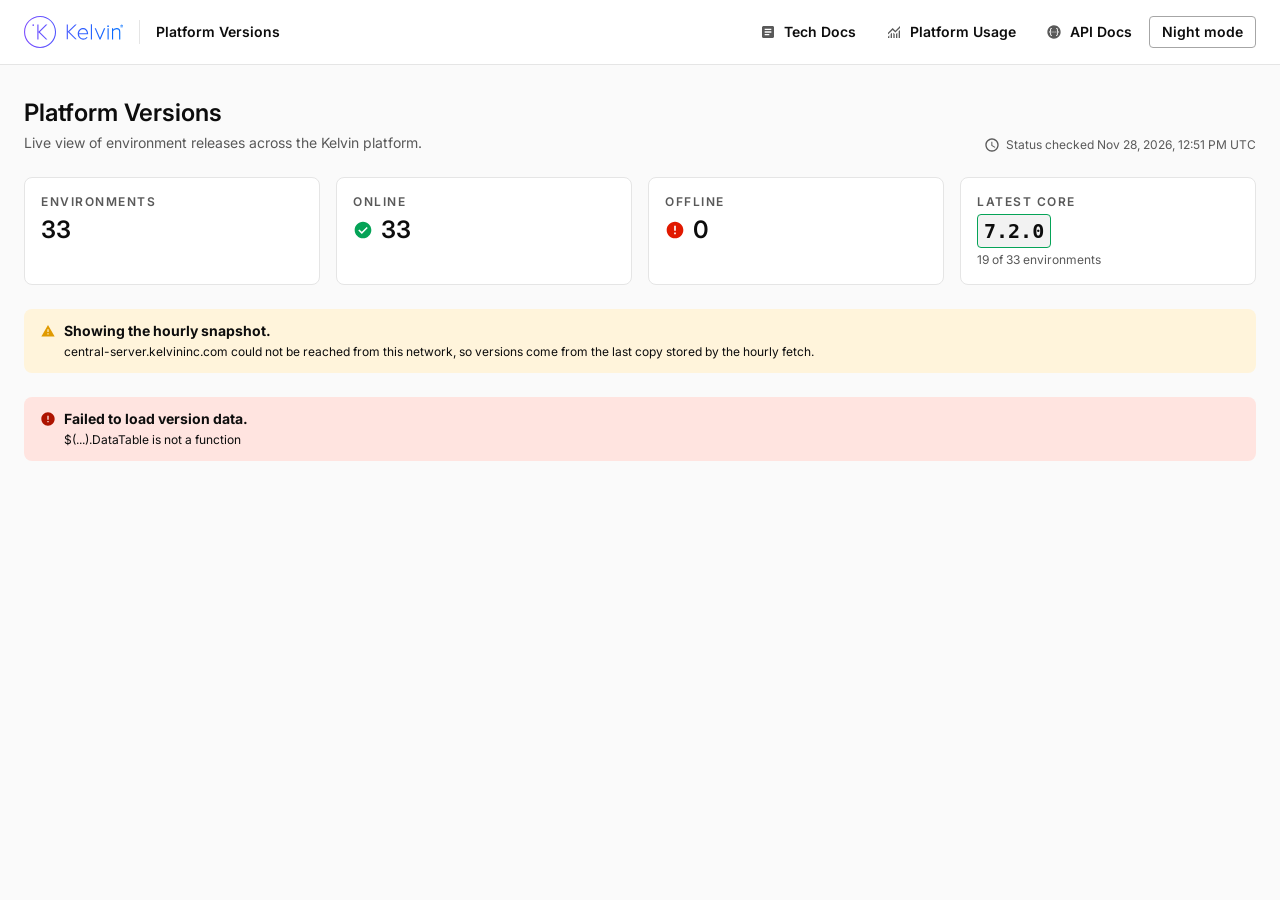
<file: index.html>
<!DOCTYPE html>
<html lang="en" data-theme="light">
<head>
  <meta charset="UTF-8" />
  <meta name="viewport" content="width=device-width, initial-scale=1.0" />
  <title>Platform Versions · Kelvin</title>
  <link rel="icon" href="https://kelvin.ai/favicon.ico" />
  <!-- Proxima Nova is served from Adobe Fonts and cannot be loaded here; Inter is the Kelvin fallback -->
  <link rel="preconnect" href="https://fonts.googleapis.com" />
  <link rel="preconnect" href="https://fonts.gstatic.com" crossorigin />
  <link rel="stylesheet" href="https://fonts.googleapis.com/css2?family=Inter:wght@400;600;700&display=swap" />
  <!-- Kelvin design tokens (Peacock Design System 2.0, from @kelvininc/ui-components v4.0.0) -->
  <link rel="stylesheet" href="assets/kelvin-tokens.css" />
  <!-- DataTables CSS (styles are overridden below with Kelvin table tokens) -->
  <link rel="stylesheet" href="https://cdn.datatables.net/1.13.6/css/jquery.dataTables.min.css" />
  <script>
    // Apply the saved theme before first paint to avoid a flash of the wrong theme.
    (function () {
      var saved = null;
      try { saved = localStorage.getItem("theme"); } catch (e) {}
      // ?theme=night|light overrides the saved preference (handy for sharing a link in a given theme)
      var param = new URLSearchParams(window.location.search).get("theme");
      if (param === "night" || param === "light") saved = param;
      var night = saved ? saved === "night" || saved === "dark" : window.matchMedia("(prefers-color-scheme: dark)").matches;
      document.documentElement.setAttribute("data-theme", night ? "night" : "light");
    })();
  </script>
  <style>
    /* ---------- Base ---------- */
    *, *::before, *::after { box-sizing: border-box; }
    /* Author display rules (flex/grid) would otherwise beat the UA [hidden] rule. */
    [hidden] { display: none !important; }

    html, body { margin: 0; min-height: 100%; }

    body {
      font-family: "Proxima Nova", "Inter", system-ui, sans-serif;
      font-size: 14px;
      line-height: 20px;
      font-weight: 400;
      color: var(--text-surface-neutral-primary);
      background: var(--background-canvas-neutral-default);
      -webkit-font-smoothing: antialiased;
    }

    a { color: var(--text-interactive-link-default); text-decoration: none; }
    a:hover { color: var(--text-interactive-link-hover); text-decoration: underline; text-decoration-color: var(--text-interactive-decoration-hover); text-underline-offset: 2px; }

    :focus-visible { outline: 2px solid var(--border-surface-brand-default); outline-offset: 2px; }

    .kv-icon { width: var(--size-default); height: var(--size-default); fill: currentColor; flex-shrink: 0; }
    .kv-icon--sm { width: var(--size-sm); height: var(--size-sm); }
    .kv-icon--lg { width: var(--size-lg); height: var(--size-lg); }

    .muted { color: var(--text-surface-neutral-tertiary); }
    .sr-only { position: absolute; width: 1px; height: 1px; padding: 0; margin: -1px; overflow: hidden; clip: rect(0, 0, 0, 0); border: 0; }

    /* ---------- Text styles (SCSS mixins from ui-components, written out) ---------- */
    .heading-xl { font-size: 24px; line-height: 32px; font-weight: 600; margin: 0; }
    .heading-m { font-size: 16px; line-height: 24px; font-weight: 600; margin: 0; }
    .heading-xs-caps { font-size: 12px; line-height: 16px; font-weight: 600; text-transform: uppercase; letter-spacing: 1.5px; }
    .body-m { font-size: 14px; line-height: 20px; font-weight: 400; }
    .body-s { font-size: 12px; line-height: 16px; font-weight: 400; }
    .numeric-s { font-size: 24px; line-height: 32px; font-weight: 600; }

    /* ---------- Buttons (button tokens) ---------- */
    .kv-btn {
      display: inline-flex;
      align-items: center;
      justify-content: center;
      gap: var(--button-gap-regular);
      height: var(--button-height-regular);
      padding: 0 var(--button-padding-x-regular);
      border-radius: var(--button-radius-regular);
      border: var(--button-secondary-border-thickness-default) solid transparent;
      background: transparent;
      font: inherit;
      font-weight: 600;
      color: var(--text-surface-neutral-primary);
      cursor: pointer;
      text-decoration: none;
      white-space: nowrap;
      transition: background-color 0.15s ease, border-color 0.15s ease, color 0.15s ease;
    }
    .kv-btn:hover { text-decoration: none; }
    .kv-btn--compact { height: var(--button-height-compact); padding: 0 var(--button-padding-x-compact); }

    .kv-btn--primary { background: var(--button-primary-background-default); color: var(--button-primary-label-default); }
    .kv-btn--primary:hover { background: var(--button-primary-background-hover); color: var(--button-primary-label-default); }
    .kv-btn--primary:active { background: var(--button-primary-background-pressed); }

    .kv-btn--secondary { border-color: var(--button-secondary-border-color-default); color: var(--button-secondary-label-default); }
    .kv-btn--secondary .kv-icon { color: var(--button-secondary-icon-color-default); }
    .kv-btn--secondary:hover { background: var(--button-secondary-background-hover); color: var(--button-secondary-label-default); }
    .kv-btn--secondary:active { background: var(--button-secondary-background-pressed); border-color: var(--button-secondary-border-color-pressed); }

    .kv-btn--text { color: var(--button-text-label-default); }
    .kv-btn--text .kv-icon { color: var(--button-text-icon-color-default); }
    .kv-btn--text:hover { background: var(--button-tertiary-background-hover); color: var(--button-text-label-default); }
    .kv-btn--text:active { background: var(--button-tertiary-background-pressed); }

    .kv-btn.is-success { color: var(--text-container-status-success-default); }

    /* ---------- Navigation (navigation tokens) ---------- */
    .kv-nav {
      display: flex;
      align-items: center;
      gap: var(--navigation-gap-default);
      padding: var(--navigation-padding-y-default) var(--spacing-4xl);
      background: var(--navigation-background-default);
      border-bottom: var(--navigation-border-thickness-default) solid var(--navigation-border-color-default);
      position: sticky;
      top: 0;
      z-index: 20;
    }
    .kv-nav__brand { display: inline-flex; align-items: center; height: var(--navigation-logo-height-default); }
    .kv-nav__brand svg { height: var(--navigation-logo-height-default); width: auto; display: block; }
    .kv-nav__divider { width: 1px; height: var(--size-xl); background: var(--border-surface-neutral-default); }
    .kv-nav__title { font-weight: 600; color: var(--text-surface-neutral-secondary); }
    .kv-nav__links { display: flex; align-items: center; gap: var(--spacing-xs); margin-left: auto; flex-wrap: wrap; }

    /* ---------- Page layout ---------- */
    .page {
      max-width: 1320px;
      margin: 0 auto;
      padding: var(--spacing-5xl) var(--spacing-4xl) var(--spacing-9xl);
      display: flex;
      flex-direction: column;
      gap: var(--spacing-4xl);
    }

    .page-header { display: flex; align-items: flex-end; justify-content: space-between; gap: var(--spacing-2xl); flex-wrap: wrap; }
    .page-header .subtitle { margin: var(--spacing-xs) 0 0; color: var(--text-surface-neutral-tertiary); }
    .page-header .checked-at { display: inline-flex; align-items: center; gap: var(--spacing-sm); color: var(--text-surface-neutral-tertiary); }
    .page-header .checked-at .kv-icon { color: var(--icon-surface-neutral-tertiary); }

    /* ---------- Stat tiles ---------- */
    .stats { display: grid; grid-template-columns: repeat(auto-fit, minmax(180px, 1fr)); gap: var(--spacing-2xl); }
    .stat {
      background: var(--background-surface-neutral-default);
      border: 1px solid var(--border-surface-card-default, var(--border-surface-neutral-default));
      border-radius: var(--radius-xl);
      padding: var(--spacing-2xl);
      display: flex;
      flex-direction: column;
      gap: var(--spacing-xs);
      min-width: 0;
    }
    .stat__label { color: var(--text-surface-neutral-tertiary); }
    .stat__value { color: var(--text-surface-neutral-primary); display: flex; align-items: baseline; gap: var(--spacing-md); min-width: 0; }
    .stat__value code { font-size: 20px; line-height: 28px; }
    .stat__hint { color: var(--text-surface-neutral-tertiary); }
    .stat__value .kv-icon { align-self: center; }
    .stat--success .stat__value .kv-icon { color: var(--icon-surface-status-success-default); }
    .stat--danger .stat__value .kv-icon { color: var(--icon-surface-status-danger-default); }

    /* ---------- Table card ---------- */
    .table-card {
      background: var(--background-surface-neutral-default);
      border: 1px solid var(--border-surface-card-default, var(--border-surface-neutral-default));
      border-radius: var(--radius-xl);
      overflow: hidden;
    }

    .table-toolbar {
      display: flex;
      align-items: center;
      gap: var(--spacing-xl);
      padding: var(--spacing-2xl);
      border-bottom: 1px solid var(--table-divider-default);
      flex-wrap: wrap;
    }
    .table-toolbar__title { display: flex; flex-direction: column; gap: 2px; margin-right: auto; }
    .table-toolbar__title .count { color: var(--text-surface-neutral-tertiary); }

    /* Search (search tokens) */
    .dataTables_wrapper .dataTables_filter { margin: 0; float: none; text-align: left; }
    .dataTables_wrapper .dataTables_filter label { display: block; margin: 0; font-size: 0; }
    .kv-search {
      position: relative;
      display: inline-flex;
      align-items: center;
      width: 280px;
      max-width: 100%;
    }
    .kv-search .kv-icon { position: absolute; left: var(--search-padding-x-regular); color: var(--search-icon-color-default); pointer-events: none; }
    .dataTables_wrapper .dataTables_filter input,
    .kv-search input {
      height: var(--search-height-regular);
      width: 100%;
      padding: 0 var(--search-padding-x-regular) 0 calc(var(--search-padding-x-regular) + var(--size-default) + var(--search-gap-default));
      border-radius: var(--search-radius-regular);
      border: var(--search-border-thickness-default) solid var(--search-border-color-default);
      background: var(--search-background-default);
      color: var(--search-text-filled);
      font: inherit;
      margin: 0;
      outline: none;
    }
    .kv-search input::placeholder { color: var(--search-text-default); }
    .kv-search input:focus { border-color: var(--search-border-color-selected); }
    .kv-search input:focus ~ .kv-icon, .kv-search.is-filled .kv-icon { color: var(--search-icon-color-selected); }

    /* Page length (input tokens) */
    .dataTables_wrapper .dataTables_length { margin: 0; float: none; }
    .dataTables_wrapper .dataTables_length label { display: inline-flex; align-items: center; gap: var(--spacing-md); color: var(--text-surface-neutral-tertiary); margin: 0; }
    .dataTables_wrapper .dataTables_length select {
      height: var(--input-height-regular);
      padding: 0 var(--spacing-4xl) 0 var(--input-padding-x-regular);
      border-radius: var(--input-radius-regular);
      border: var(--input-border-thickness-default) solid var(--input-border-color-default);
      background: var(--input-background-default);
      color: var(--input-text-text-input-filled);
      font: inherit;
      appearance: none;
      -webkit-appearance: none;
      background-image: url("data:image/svg+xml;utf8,<svg xmlns='http://www.w3.org/2000/svg' viewBox='0 0 24 24' fill='%23a6a6a6'><path d='M7 10l5 5 5-5z'/></svg>");
      background-repeat: no-repeat;
      background-position: right var(--spacing-md) center;
      background-size: var(--size-default);
      outline: none;
    }
    .dataTables_wrapper .dataTables_length select:focus { border-color: var(--input-border-color-selected); }

    /* Table (table tokens) */
    .table-scroll { overflow-x: auto; }
    #versionsTable,
    table.dataTable { width: 100% !important; margin: 0 !important; border-collapse: collapse; border-spacing: 0; }
    #versionsTable thead th,
    table.dataTable thead th,
    table.dataTable thead td {
      padding: var(--table-padding-y-default) var(--table-padding-x-default);
      height: var(--table-height-small);
      background: var(--table-background-level-subtle);
      color: var(--table-text-main-subtle);
      font-size: 12px;
      line-height: 16px;
      font-weight: 600;
      text-transform: uppercase;
      letter-spacing: 1.5px;
      text-align: left;
      border-bottom: var(--table-border-cell-thickness-default) solid var(--table-border-cell-color-default);
      white-space: nowrap;
      vertical-align: middle;
    }
    table.dataTable thead .sorting,
    table.dataTable thead .sorting_asc,
    table.dataTable thead .sorting_desc { background-image: none !important; padding-right: calc(var(--table-padding-x-default) + 16px); position: relative; cursor: pointer; }
    table.dataTable thead .sorting::after,
    table.dataTable thead .sorting_asc::after,
    table.dataTable thead .sorting_desc::after {
      content: "";
      position: absolute;
      right: var(--table-padding-x-default);
      top: 50%;
      width: 12px;
      height: 12px;
      transform: translateY(-50%);
      background-repeat: no-repeat;
      background-size: 12px 12px;
      opacity: 0.35;
    }
    table.dataTable thead .sorting::after { background-image: url("data:image/svg+xml;utf8,<svg xmlns='http://www.w3.org/2000/svg' viewBox='0 0 24 24' fill='%23595959'><path d='M12 5l5 6H7zM12 19l-5-6h10z'/></svg>"); }
    table.dataTable thead .sorting_asc::after { opacity: 1; background-image: url("data:image/svg+xml;utf8,<svg xmlns='http://www.w3.org/2000/svg' viewBox='0 0 24 24' fill='%23595959'><path d='M12 7l6 8H6z'/></svg>"); }
    table.dataTable thead .sorting_desc::after { opacity: 1; background-image: url("data:image/svg+xml;utf8,<svg xmlns='http://www.w3.org/2000/svg' viewBox='0 0 24 24' fill='%23595959'><path d='M12 17l-6-8h12z'/></svg>"); }
    table.dataTable thead .sorting:hover::after { opacity: 0.7; }
    [data-theme="night"] table.dataTable thead .sorting::after,
    [data-theme="night"] table.dataTable thead .sorting_asc::after,
    [data-theme="night"] table.dataTable thead .sorting_desc::after { filter: invert(0.6); }
    table.dataTable thead .sorting_asc, table.dataTable thead .sorting_desc { color: var(--table-text-main-default); }

    table.dataTable tbody tr { background: var(--table-background-state-default); }
    table.dataTable tbody tr:hover { background: var(--table-background-state-hover); }
    table.dataTable tbody td {
      padding: var(--table-padding-y-spacious) var(--table-padding-x-default);
      border-bottom: var(--table-border-cell-thickness-default) solid var(--table-border-cell-color-default);
      color: var(--table-text-main-default);
      vertical-align: top;
      background: transparent !important;
    }
    table.dataTable tbody tr:last-child td { border-bottom: none; }
    table.dataTable.no-footer { border-bottom: none; }
    table.dataTable tbody td.dataTables_empty,
    #versionsTable td.loading-row { padding: var(--spacing-6xl); text-align: center; color: var(--table-text-main-subtle); }

    .env-link { display: inline-flex; align-items: center; gap: var(--spacing-sm); font-weight: 600; color: var(--link-label-default); white-space: nowrap; }
    .env-link .kv-icon { width: var(--size-sm); height: var(--size-sm); color: var(--link-icon-color-default); opacity: 0; transition: opacity 0.15s ease; }
    .env-link:hover { color: var(--link-label-hover); }
    .env-link:hover .kv-icon { opacity: 1; color: var(--link-icon-color-hover); }

    /* Version chip */
    .kv-code {
      display: inline-block;
      font-family: "JetBrains Mono", "SFMono-Regular", Menlo, Consolas, monospace;
      font-size: 12px;
      line-height: 16px;
      padding: 2px var(--spacing-sm);
      border-radius: var(--radius-md);
      background: var(--background-surface-neutral-strong);
      border: 1px solid var(--border-surface-code-default);
      color: var(--text-surface-neutral-primary);
      white-space: nowrap;
    }
    .kv-code--latest { border-color: var(--border-container-status-success-default); }

    /* Status tag (kv-tag-status) */
    .kv-tag-status { display: inline-flex; align-items: center; gap: var(--spacing-sm); font-weight: 600; color: var(--text-surface-neutral-secondary); white-space: nowrap; }
    .kv-tag-status .kv-icon { --icon-background-color: none; }
    .kv-tag-status--success .kv-icon { color: var(--icon-surface-status-success-default); }
    .kv-tag-status--error .kv-icon { color: var(--icon-surface-status-danger-default); }
    .kv-tag-status--unknown .kv-icon { color: var(--icon-surface-status-inactive-default); }

    /* Description list in the "Other" column */
    .kv-dl { display: grid; grid-template-columns: max-content auto; gap: var(--spacing-xs) var(--spacing-md); align-items: center; }
    .kv-dl dt { color: var(--table-text-secondary-default); font-size: 12px; line-height: 16px; margin: 0; }
    .kv-dl dd { margin: 0; }

    .metadata-link { display: inline-flex; align-items: center; gap: var(--spacing-sm); font-weight: 600; cursor: pointer; }
    .metadata-link .kv-icon { color: var(--table-icon-secondary-default); }
    .metadata-link:hover .kv-icon { color: var(--table-icon-secondary-hover); }

    /* Table footer: info + pagination */
    .table-footer {
      display: flex;
      align-items: center;
      justify-content: space-between;
      gap: var(--spacing-2xl);
      padding: var(--spacing-xl) var(--spacing-2xl);
      border-top: 1px solid var(--table-divider-default);
      flex-wrap: wrap;
    }
    .dataTables_wrapper .dataTables_info { padding: 0; margin: 0; color: var(--text-surface-neutral-tertiary); float: none; }
    .dataTables_wrapper .dataTables_paginate { padding: 0; margin: 0; float: none; display: flex; gap: var(--spacing-2xs); }
    .dataTables_wrapper .dataTables_paginate .paginate_button {
      display: inline-flex;
      align-items: center;
      justify-content: center;
      min-width: var(--button-height-compact);
      height: var(--button-height-compact);
      padding: 0 var(--spacing-md) !important;
      margin: 0 !important;
      border: 1px solid transparent !important;
      border-radius: var(--button-radius-compact) !important;
      background: transparent !important;
      color: var(--button-text-label-default) !important;
      font-weight: 600;
      cursor: pointer;
    }
    .dataTables_wrapper .dataTables_paginate .paginate_button:hover { background: var(--button-tertiary-background-hover) !important; color: var(--button-text-label-default) !important; }
    .dataTables_wrapper .dataTables_paginate .paginate_button.current,
    .dataTables_wrapper .dataTables_paginate .paginate_button.current:hover { background: var(--table-background-state-selected) !important; color: var(--table-text-main-default) !important; }
    .dataTables_wrapper .dataTables_paginate .paginate_button.disabled,
    .dataTables_wrapper .dataTables_paginate .paginate_button.disabled:hover { color: var(--button-text-label-disabled) !important; background: transparent !important; cursor: default; }

    /* ---------- Alert (alert tokens) ---------- */
    .kv-alert {
      display: flex;
      align-items: flex-start;
      gap: var(--spacing-md);
      padding: var(--spacing-xl) var(--spacing-2xl);
      border-radius: var(--radius-xl);
      background: var(--alert-background-primary-error);
      color: var(--alert-text-default);
    }
    .kv-alert .kv-icon { color: var(--alert-icon-color-primary-danger); margin-top: 2px; }
    .kv-alert--warning { background: var(--alert-background-primary-warning); }
    .kv-alert--warning .kv-icon { color: var(--alert-icon-color-primary-warning); }
    .kv-alert strong { display: block; }
    .kv-alert .body-s { color: var(--alert-text-default); }

    /* ---------- Modal (modal tokens) ---------- */
    .kv-modal-backdrop {
      position: fixed;
      inset: 0;
      background: rgba(13, 13, 13, 0.55);
      display: flex;
      align-items: center;
      justify-content: center;
      padding: var(--spacing-4xl);
      z-index: 100;
    }
    .kv-modal-backdrop[hidden] { display: none; }
    .kv-modal {
      width: min(880px, 100%);
      max-height: calc(100vh - var(--spacing-7xl));
      display: flex;
      flex-direction: column;
      background: var(--modal-background-default);
      border: 1px solid var(--modal-border-default);
      border-radius: var(--modal-radius-default);
      box-shadow: 0 16px 40px rgba(13, 13, 13, 0.35);
      overflow: hidden;
    }
    .kv-modal__header {
      display: flex;
      align-items: center;
      gap: var(--modal-gap-horizontal-default);
      padding: var(--modal-padding-y-default) var(--modal-padding-x-default);
      border-bottom: 1px solid var(--modal-divider-default);
    }
    .kv-modal__header .eyebrow { color: var(--modal-title-default); }
    .kv-modal__header .heading-m { color: var(--text-surface-neutral-primary); }
    .kv-modal__close { margin-left: auto; width: var(--button-height-compact); padding: 0; }
    .kv-modal__body {
      padding: var(--modal-padding-y-default) var(--modal-padding-x-default);
      overflow: auto;
      min-height: 120px;
      background: var(--modal-background-subtle);
    }
    .kv-modal__body pre {
      margin: 0;
      font-family: "JetBrains Mono", "SFMono-Regular", Menlo, Consolas, monospace;
      font-size: 12px;
      line-height: 18px;
      color: var(--text-container-neutral-default);
      white-space: pre-wrap;
      word-break: break-word;
    }
    .kv-modal__body .loading { color: var(--text-surface-neutral-tertiary); }
    .kv-modal__footer {
      display: flex;
      justify-content: flex-end;
      gap: var(--spacing-md);
      padding: var(--spacing-xl) var(--modal-padding-x-default);
      border-top: 1px solid var(--modal-divider-default);
    }

    /* ---------- Responsive ---------- */
    @media (max-width: 768px) {
      .kv-nav { padding: var(--navigation-padding-y-smaill) var(--navigation-padding-x-smaill); gap: var(--spacing-xl); flex-wrap: wrap; }
      .kv-nav__title, .kv-nav__divider { display: none; }
      .kv-nav__links { width: 100%; margin-left: 0; justify-content: flex-start; }
      .page { padding: var(--spacing-4xl) var(--spacing-2xl) var(--spacing-7xl); }
      .dataTables_wrapper .dataTables_filter { width: 100%; }
      .kv-search { display: flex; width: 100%; }
      .table-toolbar__title { width: 100%; }
      .kv-modal-backdrop { padding: var(--spacing-2xl); }
    }
  </style>
</head>
<body>
  <!-- Kelvin icon sprite (subset of ui-components svg-symbols.svg) -->
  <svg xmlns="http://www.w3.org/2000/svg" style="display:none" aria-hidden="true">
    <symbol id="kv-external-link" viewBox="0 0 24 24"><path d="M18.222 18.222H5.778V5.778H12V4H5.778C4.79 4 4 4.8 4 5.778v12.444C4 19.2 4.791 20 5.778 20h12.444C19.2 20 20 19.2 20 18.222V12h-1.778v6.222zM13.778 4v1.778h3.19l-8.737 8.738 1.253 1.253 8.738-8.738v3.191H20V4h-6.222z"/></symbol>
    <symbol id="kv-copy-clipboard" viewBox="0 0 16 16"><path d="M3 14.65C2.73333 14.65 2.5 14.55 2.3 14.35C2.1 14.15 2 13.9167 2 13.65V3.6H3V13.65H10.9V14.65H3ZM5 12.65C4.73333 12.65 4.5 12.55 4.3 12.35C4.1 12.15 4 11.9167 4 11.65V2.31667C4 2.05 4.1 1.81667 4.3 1.61667C4.5 1.41667 4.73333 1.31667 5 1.31667H12.3333C12.6 1.31667 12.8333 1.41667 13.0333 1.61667C13.2333 1.81667 13.3333 2.05 13.3333 2.31667V11.65C13.3333 11.9167 13.2333 12.15 13.0333 12.35C12.8333 12.55 12.6 12.65 12.3333 12.65H5Z"/></symbol>
    <symbol id="kv-docs" viewBox="0 0 24 24"><path d="M6.75 3c-.963 0-1.741.788-1.741 1.75L5 18.75c0 .962.779 1.75 1.741 1.75H17.25c.962 0 1.75-.788 1.75-1.75V8.25L13.75 3h-7zm6.125 6.125V4.312l4.813 4.813h-4.813z"/></symbol>
    <symbol id="kv-documentation" viewBox="0 0 24 24"><path d="M5 21c-.55 0-1.02-.196-1.413-.587A1.926 1.926 0 0 1 3 19V5c0-.55.196-1.02.587-1.413A1.926 1.926 0 0 1 5 3h14c.55 0 1.02.196 1.413.587C20.803 3.98 21 4.45 21 5v14c0 .55-.196 1.02-.587 1.413A1.926 1.926 0 0 1 19 21H5Zm2-4h7v-2H7v2Zm0-4h10v-2H7v2Zm0-4h10V7H7v2Z"/></symbol>
    <symbol id="kv-search" viewBox="0 0 24 24"><path d="M15.5 14h-.79l-.28-.27A6.471 6.471 0 0 0 16 9.5 6.5 6.5 0 1 0 9.5 16c1.61 0 3.09-.59 4.23-1.57l.27.28v.79l5 4.99L20.49 19l-4.99-5zm-6 0C7.01 14 5 11.99 5 9.5S7.01 5 9.5 5 14 7.01 14 9.5 11.99 14 9.5 14z"/></symbol>
    <symbol id="kv-swagger" viewBox="0 0 24 24"><path d="M6.98871 3.34583c-6.651616 3.83473-6.651613 13.47357 0 17.30837C13.6403 24.4889 22 19.6695 22 12 22 4.33053 13.6403-.488906 6.98871 3.34583Zm1.9009 14.61327c-4.77108 0-.77848-5.3646-4.09281-5.2721v-1.4336c3.12651.3879-.6012-5.71145 4.06968-5.17962v1.10991c-2.60521.06167-.01541 3.39141-2.35856 4.78651 2.35856 1.5492-.12333 5.0794 2.38169 4.694v1.2949Zm-.16741-5.2118c-.53833-.3103-.53833-1.0904 0-1.4008.53832-.3103 1.21488.0797 1.21488.7004s-.67656 1.0107-1.21488.7004Zm2.8722 0c-.5383-.3103-.5383-1.0904 0-1.4008.5384-.3103 1.2149.0797 1.2149.7004s-.6765 1.0107-1.2149.7004Zm2.8723 0c-.5384-.3103-.5384-1.0904 0-1.4008.5383-.3103 1.2148.0797 1.2148.7004s-.6765 1.0107-1.2148.7004Zm.6437 5.2118v-1.2949c2.505.3854.0231-3.1448 2.3817-4.694-2.3432-1.3951.2466-4.72484-2.3586-4.78651V6.07378c4.6709-.53183.9432 5.56752 4.0697 5.17962v1.4336c-3.3143-.0925.6783 5.2721-4.0928 5.2721Z"/></symbol>
    <symbol id="kv-monitoring" viewBox="0 0 24 24"><path d="M3 21v-2l2-2v4H3Zm4 0v-6l2-2v8H7Zm4 0v-8l2 2.025V21h-2Zm4 0v-5.975l2-2V21h-2Zm4 0V11l2-2v12h-2ZM3 15.825V13l7-7 4 4 7-7v2.825l-7 7-4-4-7 7Z"/></symbol>
    <symbol id="kv-success" viewBox="0 0 24 24"><circle cx="12" cy="12" r="9" fill="var(--icon-background-color, none)"/><path d="M12 2c5.52 0 10 4.466 10 9.968s-4.48 9.968-10 9.968S2 17.47 2 11.968 6.48 2 12 2zm4.435 6.366l-5.884 5.883-2.979-2.98-1.225 1.226 4.205 4.205 7.108-7.108-1.225-1.226z"/></symbol>
    <symbol id="kv-error" viewBox="0 0 24 24"><circle cx="12" cy="12" r="9" fill="var(--icon-background-color, none)"/><path d="M12 2C6.48 2 2 6.48 2 12s4.48 10 10 10 10-4.48 10-10S17.52 2 12 2zm1 15h-2v-2h2v2zm0-4h-2V7h2v6z"/></symbol>
    <symbol id="kv-help-circle" viewBox="0 0 24 24"><path d="M11.95 18c.35 0 .646-.12.888-.363.241-.241.362-.537.362-.887s-.12-.646-.362-.887a1.207 1.207 0 0 0-.888-.363c-.35 0-.646.12-.887.363a1.207 1.207 0 0 0-.363.887c0 .35.12.646.363.887.241.242.537.363.887.363Zm-.9-3.85h1.85c0-.55.063-.983.188-1.3.125-.317.479-.75 1.062-1.3a7.494 7.494 0 0 0 1.025-1.238c.25-.391.375-.862.375-1.412 0-.933-.342-1.65-1.025-2.15-.683-.5-1.492-.75-2.425-.75-.95 0-1.72.25-2.313.75-.591.5-1.004 1.1-1.237 1.8l1.65.65c.083-.3.27-.625.563-.975.291-.35.737-.525 1.337-.525.533 0 .933.146 1.2.437.267.292.4.613.4.963 0 .333-.1.646-.3.938-.2.291-.45.562-.75.812-.733.65-1.183 1.142-1.35 1.475-.167.333-.25.942-.25 1.825ZM12 22a9.738 9.738 0 0 1-3.9-.788 10.099 10.099 0 0 1-3.175-2.137c-.9-.9-1.612-1.958-2.137-3.175A9.738 9.738 0 0 1 2 12c0-1.383.263-2.683.788-3.9a10.099 10.099 0 0 1 2.137-3.175c.9-.9 1.958-1.612 3.175-2.137A9.738 9.738 0 0 1 12 2c1.383 0 2.683.263 3.9.788a10.098 10.098 0 0 1 3.175 2.137c.9.9 1.613 1.958 2.137 3.175A9.738 9.738 0 0 1 22 12a9.738 9.738 0 0 1-.788 3.9 10.098 10.098 0 0 1-2.137 3.175c-.9.9-1.958 1.613-3.175 2.137A9.738 9.738 0 0 1 12 22Z"/></symbol>
    <symbol id="kv-close" viewBox="0 0 24 24"><path d="M19 6.41L17.59 5 12 10.59 6.41 5 5 6.41 10.59 12 5 17.59 6.41 19 12 13.41 17.59 19 19 17.59 13.41 12z"/></symbol>
    <symbol id="kv-time" viewBox="0 0 24 24"><path d="M11.99 2C17.52 2 22 6.48 22 12s-4.48 10-10.01 10C6.47 22 2 17.52 2 12S6.47 2 11.99 2zM12 4c-4.42 0-8 3.58-8 8s3.58 8 8 8 8-3.58 8-8-3.58-8-8-8zm.5 3v5.25l4.5 2.67-.75 1.23L11 13V7h1.5z"/></symbol>
    <symbol id="kv-world" viewBox="0 0 24 24"><path d="M12 22a9.7 9.7 0 0 1-3.898-.79 9.96 9.96 0 0 1-5.313-5.312A9.7 9.7 0 0 1 2 12q-.001-2.076.79-3.898a9.96 9.96 0 0 1 5.312-5.313A9.7 9.7 0 0 1 12 2q2.076-.001 3.898.79a9.96 9.96 0 0 1 5.313 5.312A9.7 9.7 0 0 1 22 12a9.7 9.7 0 0 1-.79 3.898 9.96 9.96 0 0 1-5.312 5.313A9.7 9.7 0 0 1 12 22m-1-2.05V18q-.825.001-1.41-.59A1.9 1.9 0 0 1 9 16v-1l-4.8-4.8c-.052.3-.095.6-.138.902A6 6 0 0 0 4 12q.001 3.023 1.988 5.3Q7.975 19.575 11 19.95m6.902-2.552a9 9 0 0 0 .899-1.187c.265-.422.488-.867.66-1.324.176-.457.309-.93.402-1.41A8 8 0 0 0 20 12a7.85 7.85 0 0 0-1.363-4.477A7.7 7.7 0 0 0 15 4.602V5q.001.826-.59 1.414c-.39.39-.86.59-1.41.59h-2V9c0 .281-.094.52-.29.71A.96.96 0 0 1 10 10H8v2h6q.426.001.71.29A.97.97 0 0 1 15 13v3h1q.65 0 1.176.387.527.389.726 1.011"/></symbol>
    <symbol id="kv-checkmark" viewBox="0 0 12 12"><path d="M3.986 8.877L1.145 5.955a.667.667 0 1 0-.956.93l3.826 3.935 7.811-8.521a.667.667 0 0 0-.983-.901L3.986 8.877z" fill-rule="evenodd" clip-rule="evenodd"/></symbol>
    <symbol id="kv-warning" viewBox="0 0 24 24"><path d="M12 3l10 17.273H2L12 3zm.88 12.347h-1.733v1.733h1.733v-1.733zm0-5.787h-1.733v4.053h1.733V9.56z"/></symbol>
  </svg>

  <header class="kv-nav">
    <a class="kv-nav__brand" href="./" aria-label="Kelvin">
      <!-- es-kelvin-logotype.svg from ui-components; gradient colors come from the navigation-logo tokens -->
      <svg xmlns="http://www.w3.org/2000/svg" viewBox="0 0 99 32" role="img" aria-hidden="true">
        <path fill="url(#kv-logo-gradient)" fill-rule="evenodd" d="M16.044 0C7.196 0 0 7.178 0 16s7.196 16 16.043 16 16.042-7.178 16.042-16S24.89 0 16.045 0m0 30.897C7.807 30.897 1.107 24.214 1.107 16s6.7-14.897 14.937-14.897S30.978 7.787 30.978 16s-6.7 14.897-14.934 14.897M23.413 8.48 15.867 16l7.546 7.518h-1.465l-7.456-7.289v7.289h-1.165V8.48h1.165v7.286l7.312-7.286zM52.7 8.418l-7.455 7.428 7.455 7.429h-1.447l-7.365-7.201v7.2h-1.151V8.419h1.15v7.197l7.224-7.197zm-42.616.599a.866.866 0 0 1-1.733 0c0-.47.397-.867.867-.867s.866.39.866.867m74.831 1.123a.85.85 0 0 1-1.7 0c0-.46.39-.85.85-.85s.85.381.85.85m-1.369 2.213h1.14v11.061h-1.14zm12.744 3.438v7.623h-1.14v-7.623c0-1.843-.749-2.63-2.505-2.63-1.396 0-2.846.94-3.513 1.831v8.421h-1.141v-11.06h1.141v1.3c.803-.75 2.171-1.563 3.602-1.563 2.395 0 3.558 1.21 3.558 3.7m-16.317-3.438h1.294l-4.751 11.061H75.43l-.021-.049-4.733-11.012h1.293l.022.05 3.99 9.386zm-13.119-4.03h1.142v15.091h-1.142zM58.97 12.09c-2.932 0-5.227 2.538-5.227 5.782s2.29 5.805 5.445 5.805c1.715 0 3.028-.57 4.259-1.85l.16-.165-.73-.768-.176.186c-.963 1.025-2.114 1.523-3.514 1.523-2.32 0-4.04-1.754-4.205-4.273h9.147v-.46c0-3.994-2.591-5.782-5.16-5.782zm-3.985 5.169c.154-2.001 1.58-4.097 3.962-4.097 2.499 0 3.888 2.048 3.99 4.097zm42.742-7.163h-.25V9.82h.25c.084 0 .153.053.153.137s-.07.138-.153.138zm-.25.684v-.416h.163l.206.416h.364l-.25-.45a.37.37 0 0 0 .244-.368c0-.229-.155-.409-.427-.409h-.617v1.227zm.168-1.622a1.028 1.028 0 1 0 0 2.055 1.028 1.028 0 1 0 0-2.055m0-.324a1.353 1.353 0 1 1 0 2.703 1.353 1.353 0 0 1-1.355-1.351c0-.747.606-1.352 1.355-1.352" clip-rule="evenodd"/>
        <defs>
          <linearGradient id="kv-logo-gradient" x1="0" x2="99" y1="16" y2="16" gradientUnits="userSpaceOnUse">
            <stop stop-color="var(--navigation-logo-color-subtle)"/>
            <stop offset="1" stop-color="var(--navigation-logo-color-default)"/>
          </linearGradient>
        </defs>
      </svg>
    </a>
    <span class="kv-nav__divider" aria-hidden="true"></span>
    <span class="kv-nav__title">Platform Versions</span>
    <nav class="kv-nav__links" aria-label="Related sites">
      <a id="techDocsLink" class="kv-btn kv-btn--text kv-btn--compact" href="https://refactored-adventure-2evp5q2.pages.github.io/" rel="noopener noreferrer"><svg class="kv-icon"><use href="#kv-documentation"/></svg>Tech Docs</a>
      <a id="platformUsageLink" class="kv-btn kv-btn--text kv-btn--compact" href="https://refactored-adventure-2evp5q2.pages.github.io/platform-usage/" rel="noopener noreferrer"><svg class="kv-icon"><use href="#kv-monitoring"/></svg>Platform Usage</a>
      <a id="apiReferenceLink" class="kv-btn kv-btn--text kv-btn--compact" href="api-docs.html" target="_blank" rel="noopener noreferrer"><svg class="kv-icon"><use href="#kv-swagger"/></svg>API Docs</a>
      <button id="toggleTheme" class="kv-btn kv-btn--secondary kv-btn--compact" type="button" aria-pressed="false">Night mode</button>
    </nav>
  </header>

  <main class="page">
    <section class="page-header">
      <div>
        <h1 class="heading-xl">Platform Versions</h1>
        <p class="subtitle body-m">Live view of environment releases across the Kelvin platform.</p>
      </div>
      <div class="checked-at body-s" id="checkedAt" hidden>
        <svg class="kv-icon"><use href="#kv-time"/></svg>
        <span id="checkedAtText"></span>
      </div>
    </section>

    <section class="stats" id="stats" aria-label="Summary" hidden>
      <div class="stat">
        <span class="stat__label heading-xs-caps">Environments</span>
        <span class="stat__value numeric-s" id="statTotal">–</span>
      </div>
      <div class="stat stat--success">
        <span class="stat__label heading-xs-caps">Online</span>
        <span class="stat__value numeric-s"><svg class="kv-icon kv-icon--lg"><use href="#kv-success"/></svg><span id="statOnline">–</span></span>
      </div>
      <div class="stat stat--danger">
        <span class="stat__label heading-xs-caps">Offline</span>
        <span class="stat__value numeric-s"><svg class="kv-icon kv-icon--lg"><use href="#kv-error"/></svg><span id="statOffline">–</span></span>
        <span class="stat__hint body-s" id="statUnknownHint"></span>
      </div>
      <div class="stat">
        <span class="stat__label heading-xs-caps">Latest core</span>
        <span class="stat__value numeric-s"><code class="kv-code kv-code--latest" id="statLatest">–</code></span>
        <span class="stat__hint body-s" id="statLatestHint"></span>
      </div>
    </section>

    <div id="snapshotNotice" class="kv-alert kv-alert--warning" hidden role="status">
      <svg class="kv-icon"><use href="#kv-warning"/></svg>
      <div><strong>Showing the hourly snapshot.</strong><span class="body-s">central-server.kelvininc.com could not be reached from this network, so versions come from the last copy stored by the hourly fetch.</span></div>
    </div>

    <section class="table-card" id="tableCard">
      <table id="versionsTable" class="kv-table" style="width:100%">
        <thead>
          <tr>
            <th>Environment</th>
            <th>Status</th>
            <th>Core</th>
            <th>Core UI</th>
            <th>Core API</th>
            <th>API Spec</th>
            <th>Metadata</th>
            <th>Other</th>
          </tr>
        </thead>
        <tbody>
          <tr><td class="loading-row" colspan="8">Loading environments…</td></tr>
        </tbody>
      </table>
    </section>

    <div id="loadError" class="kv-alert" hidden role="alert">
      <svg class="kv-icon"><use href="#kv-error"/></svg>
      <div><strong>Failed to load version data.</strong><span class="body-s" id="loadErrorDetail">Check the browser console for details, or retry in a moment.</span></div>
    </div>
  </main>

  <!-- Metadata modal -->
  <div class="kv-modal-backdrop" id="metadataModal" hidden>
    <div class="kv-modal" role="dialog" aria-modal="true" aria-labelledby="metadataModalTitle">
      <div class="kv-modal__header">
        <div>
          <div class="eyebrow heading-xs-caps">Metadata</div>
          <div class="heading-m" id="metadataModalTitle">environment</div>
        </div>
        <button type="button" class="kv-btn kv-btn--text kv-btn--compact kv-modal__close" id="metadataModalClose" aria-label="Close">
          <svg class="kv-icon"><use href="#kv-close"/></svg>
        </button>
      </div>
      <div class="kv-modal__body" id="metadataModalBody"><p class="loading">Loading metadata…</p></div>
      <div class="kv-modal__footer">
        <button type="button" class="kv-btn kv-btn--secondary" id="metadataCopyBtn"><svg class="kv-icon"><use href="#kv-copy-clipboard"/></svg>Copy JSON</button>
        <a class="kv-btn kv-btn--primary" id="metadataOpenLink" href="#" target="_blank" rel="noopener noreferrer"><svg class="kv-icon"><use href="#kv-external-link"/></svg>Open /metadata</a>
      </div>
    </div>
  </div>

  <!-- jQuery -->
  <script src="https://code.jquery.com/jquery-3.7.0.min.js" defer></script>
  <!-- DataTables JS -->
  <script src="https://cdn.datatables.net/1.13.6/js/jquery.dataTables.min.js" defer></script>
  <script>
    // ---------- Theme toggle (Light / Night) ----------
    const root = document.documentElement;
    const toggleButton = document.getElementById("toggleTheme");
    const setToggleState = () => {
      const isNight = root.getAttribute("data-theme") === "night";
      toggleButton.textContent = isNight ? "Light mode" : "Night mode";
      toggleButton.setAttribute("aria-pressed", String(isNight));
    };
    setToggleState();
    toggleButton.addEventListener("click", () => {
      const next = root.getAttribute("data-theme") === "night" ? "light" : "night";
      root.setAttribute("data-theme", next);
      try { localStorage.setItem("theme", next); } catch (err) { /* ignore storage failures */ }
      setToggleState();
    });

    // ---------- Helpers ----------
    const escapeHtml = (value) => String(value)
      .replace(/&/g, "&amp;").replace(/</g, "&lt;").replace(/>/g, "&gt;").replace(/"/g, "&quot;").replace(/'/g, "&#39;");

    const versionPlaceholder = '<span class="muted">N/A</span>';

    const getVersionSortValue = (value) => {
      if (value === undefined || value === null || value === "") return "";
      const parts = String(value).match(/\d+/g);
      if (!parts) return "";
      return parts.map((part) => part.padStart(6, "0")).join(".");
    };

    const createVersionCell = (version, isLatest = false) => {
      if (version === undefined || version === null || version === "") {
        return { display: versionPlaceholder, sort: "", filter: "" };
      }
      const cls = isLatest ? "kv-code kv-code--latest" : "kv-code";
      return {
        display: `<code class="${cls}">${escapeHtml(version)}</code>`,
        sort: getVersionSortValue(version),
        filter: version
      };
    };

    const createStatusCell = (statusInfo) => {
      const resolved = statusInfo && statusInfo.status ? statusInfo.status : "unknown";
      let cls = "kv-tag-status--unknown";
      let icon = "kv-help-circle";
      let text = "Unknown";
      if (resolved === "online") { cls = "kv-tag-status--success"; icon = "kv-success"; text = "Online"; }
      else if (resolved === "offline") { cls = "kv-tag-status--error"; icon = "kv-error"; text = "Offline"; }
      const title = statusInfo && typeof statusInfo.code === "number" && statusInfo.code > 0 ? ` title="HTTP ${statusInfo.code}"` : "";
      return {
        display: `<span class="kv-tag-status ${cls}"${title}><svg class="kv-icon"><use href="#${icon}"/></svg>${text}</span>`,
        sort: resolved === "online" ? 2 : resolved === "offline" ? 1 : 0,
        filter: text
      };
    };

    const dtRender = { _: "display", sort: "sort", filter: "filter" };

    const formatCheckedAt = (iso) => {
      const date = new Date(iso);
      if (Number.isNaN(date.getTime())) return "";
      return date.toLocaleString(undefined, { dateStyle: "medium", timeStyle: "short", timeZone: "UTC" }) + " UTC";
    };

    const CENTRAL_SERVER = "https://central-server.kelvininc.com";

    // Metadata we already have from /platformversions, used when the per-env file is missing.
    const fallbackMetadata = new Map();

    // ---------- Load data and build the table ----------
    async function populateTable() {
      try {
        // Live data comes from central-server; if it is unreachable (VPN, DNS filtering, outage)
        // fall back to the copies the hourly GitHub Action stores in metadata/.
        const fetchJson = async (url, options) => {
          const resp = await fetch(url, options);
          if (!resp.ok) throw new Error(`${url} responded ${resp.status}`);
          return resp.json();
        };
        let versions, urls, source = "live";
        try {
          [versions, urls] = await Promise.all([
            fetchJson(CENTRAL_SERVER + "/platformversions"),
            fetchJson(CENTRAL_SERVER + "/platformurls")
          ]);
        } catch (liveErr) {
          console.warn("central-server unreachable, using hourly snapshot:", liveErr);
          [versions, urls] = await Promise.all([
            fetchJson("metadata/platformversions.json", { cache: "no-store" }),
            fetchJson("metadata/platformurls.json", { cache: "no-store" })
          ]);
          source = "snapshot";
        }
        if (!versions || typeof versions !== "object") throw new Error("platformversions payload is not an object");

        let statusData = null;
        try { statusData = await fetchJson("metadata/status.json", { cache: "no-store" }); } catch (statusErr) { console.warn(statusErr); }
        const statusMap = statusData && statusData.environments ? statusData.environments : {};

        // Summary tiles
        const entries = Object.entries(versions);
        let latestCore = "";
        let latestSort = "";
        for (const [, info] of entries) {
          const s = getVersionSortValue(info.core);
          if (s && s > latestSort) { latestSort = s; latestCore = info.core; }
        }
        const onLatest = entries.filter(([, info]) => info.core === latestCore).length;
        const online = entries.filter(([env]) => statusMap[env] && statusMap[env].status === "online").length;
        const offline = entries.filter(([env]) => statusMap[env] && statusMap[env].status === "offline").length;
        document.getElementById("statTotal").textContent = entries.length;
        document.getElementById("statOnline").textContent = online;
        document.getElementById("statOffline").textContent = offline;
        const unknown = entries.length - online - offline;
        document.getElementById("statUnknownHint").textContent = unknown > 0 ? `${unknown} not checked` : "";
        document.getElementById("statLatest").textContent = latestCore || "N/A";
        document.getElementById("statLatestHint").textContent = latestCore ? `${onLatest} of ${entries.length} environments` : "";
        document.getElementById("stats").hidden = false;

        if (statusData && statusData.updatedAt) {
          const formatted = formatCheckedAt(statusData.updatedAt);
          if (formatted) {
            document.getElementById("checkedAtText").textContent = `Status checked ${formatted}`;
            document.getElementById("checkedAt").hidden = false;
          }
        }
        if (source === "snapshot") {
          document.getElementById("snapshotNotice").hidden = false;
        }

        const tableData = entries.map(([env, versionInfo]) => {
          let baseUrl = urls[env] || `${env}.kelvin.ai`;
          if (!/^https?:\/\//.test(baseUrl)) baseUrl = `https://${baseUrl}`;
          fallbackMetadata.set(env, versionInfo);

          const envLink = `<a class="env-link" href="${escapeHtml(baseUrl)}" target="_blank" rel="noopener noreferrer">${escapeHtml(env)}<svg class="kv-icon"><use href="#kv-external-link"/></svg></a>`;
          const metadataUrl = `${baseUrl}/metadata`;
          const metadataLink = `<a class="metadata-link" href="${escapeHtml(metadataUrl)}" target="_blank" rel="noopener noreferrer" data-metadata-url="${escapeHtml(metadataUrl)}" data-env="${escapeHtml(env)}"><svg class="kv-icon"><use href="#kv-docs"/></svg>/metadata</a>`;

          const otherPairs = Object.entries(versionInfo)
            .filter(([key]) => !["core", "core-ui", "core-api", "api-spec"].includes(key));
          const othersHtml = otherPairs.length
            ? `<dl class="kv-dl">${otherPairs.map(([key, val]) => {
                const valueMarkup = (val === undefined || val === null || val === "")
                  ? versionPlaceholder
                  : `<code class="kv-code">${escapeHtml(val)}</code>`;
                return `<dt>${escapeHtml(key)}</dt><dd>${valueMarkup}</dd>`;
              }).join("")}</dl>`
            : versionPlaceholder;

          return {
            environment: envLink,
            status: createStatusCell(statusMap[env]),
            core: createVersionCell(versionInfo["core"], latestCore && versionInfo["core"] === latestCore),
            coreUi: createVersionCell(versionInfo["core-ui"]),
            coreApi: createVersionCell(versionInfo["core-api"]),
            apiSpec: createVersionCell(versionInfo["api-spec"]),
            metadata: metadataLink,
            others: othersHtml
          };
        });

        // Seed the search box from the ?search= (or legacy ?q=) query parameter
        const urlParams = new URLSearchParams(window.location.search);
        const initialSearch = urlParams.get("search") || urlParams.get("q") || "";

        // Restore the sort column + direction from a previous visit
        const SORT_STORAGE_KEY = "sortOrder";
        const DEFAULT_ORDER = [[1, "desc"]];
        const COLUMN_COUNT = 8;
        const loadSavedOrder = () => {
          try {
            const raw = localStorage.getItem(SORT_STORAGE_KEY);
            if (!raw) return DEFAULT_ORDER;
            const parsed = JSON.parse(raw);
            const isValid = Array.isArray(parsed) && parsed.length > 0 && parsed.every((entry) =>
              Array.isArray(entry) &&
              Number.isInteger(entry[0]) && entry[0] >= 0 && entry[0] < COLUMN_COUNT &&
              (entry[1] === "asc" || entry[1] === "desc"));
            return isValid ? parsed : DEFAULT_ORDER;
          } catch (err) {
            return DEFAULT_ORDER;
          }
        };

        const table = $("#versionsTable").DataTable({
          data: tableData,
          columns: [
            { title: "Environment", data: "environment" },
            { title: "Status", data: "status", render: dtRender },
            { title: "Core", data: "core", render: dtRender },
            { title: "Core UI", data: "coreUi", render: dtRender },
            { title: "Core API", data: "coreApi", render: dtRender },
            { title: "API Spec", data: "apiSpec", render: dtRender },
            { title: "Metadata", data: "metadata", orderable: false },
            { title: "Other", data: "others", orderable: false }
          ],
          order: loadSavedOrder(),
          pageLength: 50,
          lengthMenu: [[25, 50, 100, -1], [25, 50, 100, "All"]],
          search: { search: initialSearch },
          dom: '<"table-toolbar"<"table-toolbar__title">fl><"table-scroll"t><"table-footer"ip>',
          language: {
            search: "",
            searchPlaceholder: "Search environments, versions…",
            lengthMenu: "Rows _MENU_",
            info: "Showing _START_–_END_ of _TOTAL_ environments",
            infoEmpty: "No environments",
            infoFiltered: "(filtered from _MAX_)",
            zeroRecords: "No matching environments",
            paginate: { previous: "Previous", next: "Next" }
          },
          initComplete: function () {
            // Toolbar title
            const title = document.querySelector(".table-toolbar__title");
            if (title) {
              title.innerHTML = `<span class="heading-m">Environments</span><span class="count body-s">${entries.length} environments · ${Object.keys(statusMap).length} checked</span>`;
            }
            // Wrap the DataTables search input as a Kelvin search field
            const filterInput = document.querySelector(".dataTables_filter input");
            if (filterInput) {
              const wrapper = document.createElement("div");
              wrapper.className = "kv-search" + (filterInput.value ? " is-filled" : "");
              filterInput.parentNode.insertBefore(wrapper, filterInput);
              wrapper.appendChild(filterInput);
              wrapper.insertAdjacentHTML("beforeend", '<svg class="kv-icon"><use href="#kv-search"/></svg>');
              filterInput.setAttribute("aria-label", "Search environments");
              filterInput.addEventListener("input", () => wrapper.classList.toggle("is-filled", Boolean(filterInput.value)));
            }
          }
        });

        // Persist the sort column + direction so it survives reloads
        table.on("order.dt", () => {
          try { localStorage.setItem(SORT_STORAGE_KEY, JSON.stringify(table.order())); } catch (err) { /* ignore */ }
        });

        // Keep the URL in sync with the search box so filtered views are shareable
        table.on("search.dt", () => {
          const term = table.search();
          const params = new URLSearchParams(window.location.search);
          params.delete("q");
          if (term) params.set("search", term); else params.delete("search");
          const query = params.toString();
          window.history.replaceState(null, "", `${window.location.pathname}${query ? `?${query}` : ""}${window.location.hash}`);
        });
      } catch (err) {
        document.getElementById("tableCard").hidden = true;
        document.getElementById("loadError").hidden = false;
        document.getElementById("loadErrorDetail").textContent = err && err.message ? err.message : String(err);
        console.error(err);
      }
    }

    // jQuery and DataTables are deferred; DOMContentLoaded fires after they have executed.
    if (document.readyState === "loading") {
      document.addEventListener("DOMContentLoaded", populateTable);
    } else {
      populateTable();
    }

    // ---------- Metadata modal ----------
    const modal = document.getElementById("metadataModal");
    const modalTitle = document.getElementById("metadataModalTitle");
    const modalBody = document.getElementById("metadataModalBody");
    const modalCopy = document.getElementById("metadataCopyBtn");
    const modalOpen = document.getElementById("metadataOpenLink");
    const modalClose = document.getElementById("metadataModalClose");
    const metadataCache = new Map();
    let currentJson = "";
    let lastFocused = null;

    async function loadMetadata(env) {
      if (metadataCache.has(env)) return metadataCache.get(env);
      try {
        const response = await fetch(`metadata/${encodeURIComponent(env)}.json`);
        if (response.ok) {
          const data = await response.json();
          if (data !== null && typeof data === "object" && Object.keys(data).length) {
            metadataCache.set(env, data);
            return data;
          }
        }
      } catch (error) {
        console.warn(`Failed to load local metadata for ${env}:`, error);
      }
      return null;
    }

    function closeModal() {
      modal.hidden = true;
      document.body.style.overflow = "";
      if (lastFocused && typeof lastFocused.focus === "function") lastFocused.focus();
    }

    async function openModal(env, metadataUrl, trigger) {
      lastFocused = trigger || null;
      modalTitle.textContent = env;
      modalOpen.href = metadataUrl;
      modalBody.innerHTML = '<p class="loading">Loading metadata…</p>';
      currentJson = "";
      modal.hidden = false;
      document.body.style.overflow = "hidden";
      modalClose.focus();

      const data = (await loadMetadata(env)) || fallbackMetadata.get(env) || {};
      currentJson = JSON.stringify(data, null, 2);
      modalBody.innerHTML = `<pre>${escapeHtml(currentJson)}</pre>`;
    }

    document.addEventListener("click", (e) => {
      const link = e.target.closest(".metadata-link");
      if (link) {
        e.preventDefault();
        openModal(link.dataset.env, link.dataset.metadataUrl, link);
        return;
      }
      if (e.target === modal) closeModal();
    });
    modalClose.addEventListener("click", closeModal);
    document.addEventListener("keydown", (e) => {
      if (e.key === "Escape" && !modal.hidden) closeModal();
    });

    modalCopy.addEventListener("click", async () => {
      const original = modalCopy.innerHTML;
      try {
        await navigator.clipboard.writeText(currentJson);
        modalCopy.innerHTML = '<svg class="kv-icon"><use href="#kv-checkmark"/></svg>Copied';
        modalCopy.classList.add("is-success");
      } catch (err) {
        console.error("Failed to copy:", err);
        modalCopy.innerHTML = '<svg class="kv-icon"><use href="#kv-error"/></svg>Copy failed';
      }
      setTimeout(() => { modalCopy.innerHTML = original; modalCopy.classList.remove("is-success"); }, 2000);
    });
  </script>
</body>
</html>
</file>
<file: assets/kelvin-tokens.css>
/* Kelvin design tokens. Source: github.com/kelvininc/ui-components v4.0.0 (packages/ui-components). Built by hand on 2026-10-14; refresh only when the design system changes.
   Built CSS from @kelvininc/ui-components; token sources are identical between 3.1.0 and v4.0.0. */

/* core.css */
:root {
  --color-gray-50: #fff;
  --color-gray-100: #fafafa;
  --color-gray-200: #f2f2f2;
  --color-gray-300: #e5e5e5;
  --color-gray-400: #a6a6a6;
  --color-gray-500: #595959;
  --color-gray-600: #404040;
  --color-gray-700: #333;
  --color-gray-800: #262626;
  --color-gray-900: #1a1a1a;
  --color-gray-950: #0d0d0d;
  --color-brand-100: #e5f1ff;
  --color-brand-200: #b2d4ff;
  --color-brand-300: #66a8ff;
  --color-brand-400: #338bff;
  --color-brand-500: #006fff;
  --color-brand-600: #0058cc;
  --color-brand-700: #004299;
  --color-brand-800: #002c66;
  --color-purple-100: #ece5ff;
  --color-purple-200: #c6b2ff;
  --color-purple-300: #a180ff;
  --color-purple-400: #8e66ff;
  --color-purple-500: #7c4dff;
  --color-purple-600: #6933ff;
  --color-purple-700: #5e24ff;
  --color-teal-200: #84dcd9;
  --color-teal-300: #5dd0cd;
  --color-teal-400: #38c2be;
  --color-teal-500: #2d9c99;
  --color-teal-600: #217371;
  --color-teal-700: #164b4a;
  --color-green-100: #dcfeee;
  --color-green-200: #abfdd6;
  --color-green-300: #79fcbd;
  --color-green-400: #07d571;
  --color-green-500: #05a357;
  --color-green-600: #03723d;
  --color-red-100: #ffe4e0;
  --color-red-200: #ffb8ad;
  --color-red-300: #ff5c47;
  --color-red-400: #ff2e14;
  --color-red-500: #e11900;
  --color-red-600: #ad1300;
  --color-red-700: #7a0e00;
  --color-blue-100: #e7effd;
  --color-blue-200: #b8d0f9;
  --color-blue-300: #89b1f5;
  --color-blue-400: #578ef4;
  --color-blue-500: #276ef1;
  --color-blue-600: #0b42a8;
  --color-yellow-100: #fff4db;
  --color-yellow-200: #ffe4a8;
  --color-yellow-300: #ffc342;
  --color-yellow-500: #f7a900;
  --color-yellow-600: #e09a00;
  --space-0: 0;
  --space-1: 1px;
  --space-2: 2px;
  --space-4: 4px;
  --space-6: 6px;
  --space-8: 8px;
  --space-10: 10px;
  --space-12: 12px;
  --space-14: 14px;
  --space-16: 16px;
  --space-18: 18px;
  --space-20: 20px;
  --space-22: 22px;
  --space-24: 24px;
  --space-28: 28px;
  --space-32: 32px;
  --space-36: 36px;
  --space-40: 40px;
  --space-44: 44px;
  --space-48: 48px;
  --space-52: 52px;
  --space-56: 56px;
  --space-60: 60px;
  --space-64: 64px;
  --space-72: 72px;
  --space-80: 80px;
  --space-88: 88px;
  --space-96: 96px;
  --space-999: 999px;
  --space-1-5: 1.5px;
  --font-family-proxima-nova: Proxima Nova;
  --font-weight-light: 300;
  --font-weight-regular: 400;
  --font-weight-semibold: 600;
  --font-weight-bold: 700;
  --opacity-10: 10;
  --opacity-20: 20;
  --opacity-30: 30;
  --opacity-40: 40;
  --opacity-50: 50;
  --opacity-60: 60;
  --opacity-70: 70;
  --opacity-80: 80;
  --opacity-90: 90;
  --opacity-100: 100;
  --opacity-none: 0;
  --size-default: 16px;
  --size-lg: 20px;
  --size-xl: 24px;
  --size-sm: 12px;
  --size-md: 16px;
  --size-2xl: 32px;
  --size-3xl: 36px;
  --size-4xl: 40px;
  --size-5xl: 48px;
  --size-6xl: 56px;
  --size-7xl: 64px;
  --spacing-none: 0;
  --spacing-2xs: 2px;
  --spacing-xs: 4px;
  --spacing-sm: 6px;
  --spacing-md: 8px;
  --spacing-lg: 10px;
  --spacing-xl: 12px;
  --spacing-2xl: 16px;
  --spacing-3xl: 20px;
  --spacing-4xl: 24px;
  --spacing-5xl: 32px;
  --spacing-6xl: 40px;
  --spacing-7xl: 48px;
  --spacing-8xl: 56px;
  --spacing-9xl: 64px;
  --radius-none: 0;
  --radius-sm: 2px;
  --radius-md: 4px;
  --radius-lg: 6px;
  --radius-xl: 8px;
  --radius-2xl: 12px;
  --radius-3xl: 16px;
  --radius-4xl: 24px;
  --radius-full: 999px;
  --border-width-none: 0;
  --border-width-default: 1px;
  --border-width-strong: 2px;
  --font-size-xs: 10px;
  --font-size-sm: 12px;
  --font-size-md: 14px;
  --font-size-lg: 16px;
  --font-size-xl: 20px;
  --font-size-2xl: 24px;
  --font-size-3xl: 32px;
  --font-size-4xl: 48px;
  --line-height-xs: 14px;
  --line-height-sm: 16px;
  --line-height-md: 20px;
  --line-height-lg: 24px;
  --line-height-xl: 28px;
  --line-height-2xl: 32px;
  --line-height-3xl: 40px;
  --line-height-4xl: 56px;
  --letter-spacing-default: 0;
  --letter-spacing-loose: 1.5px;
  --paragraph-spacing-sm: 8px;
  --paragraph-spacing-md: 12px;
  --paragraph-spacing-lg: 16px;
  --paragraph-spacing-xl: 20px;
  --paragraph-spacing-2xl: 24px;
  --paragraph-spacing-3xl: 32px;
  --paragraph-spacing-4xl: 48px;
}

/* themes/light.css */
body[mode="light"], [data-theme="light"] {
  --background-surface-neutral-subtlest: var(--color-gray-100);
  --background-surface-neutral-default: var(--color-gray-50);
  --background-surface-neutral-subtle: var(--color-gray-200);
  --background-surface-neutral-inverse: rgba(13, 13, 13, 0);
  --background-surface-neutral-strong: var(--color-gray-200);
  --background-surface-sidebar-default: var(--color-gray-50);
  --background-surface-sidebar-strong: var(--color-gray-100);
  --background-surface-skeleton-highlight: var(--color-gray-200);
  --background-surface-skeleton-base: var(--color-gray-300);
  --background-surface-brand-default: var(--color-brand-500);
  --background-surface-progress-bar-default: var(--color-purple-500);
  --background-surface-progress-bar-subtle: var(--color-gray-300);
  --background-surface-scrub-default: var(--color-gray-50);
  --background-surface-scrub-strong: var(--color-gray-400);
  --background-surface-scrub-subtle: var(--color-gray-300);
  --background-surface-inline-table-subtle: var(--color-gray-100);
  --background-surface-inline-table-default: var(--color-gray-50);
  --background-container-status-success-default: var(--color-green-100);
  --background-container-status-success-subtle: var(--color-green-200);
  --background-container-status-success-soft: var(--color-green-100);
  --background-container-status-success-strong: var(--color-green-100);
  --background-container-status-warning-default: var(--color-yellow-100);
  --background-container-status-warning-subtle: var(--color-yellow-200);
  --background-container-status-warning-soft: var(--color-yellow-100);
  --background-container-status-warning-strong: var(--color-yellow-100);
  --background-container-status-danger-default: var(--color-red-100);
  --background-container-status-danger-subtle: var(--color-red-200);
  --background-container-status-danger-soft: var(--color-red-100);
  --background-container-status-danger-strong: var(--color-red-100);
  --background-container-status-info-default: var(--color-blue-100);
  --background-container-status-info-subtle: var(--color-blue-200);
  --background-container-status-info-soft: var(--color-blue-100);
  --background-container-status-info-strong: var(--color-blue-100);
  --background-container-brand-default: var(--color-brand-100);
  --background-container-brand-subtle: var(--color-brand-200);
  --background-container-neutral-subtle: var(--color-gray-300);
  --background-container-neutral-default: var(--color-gray-50);
  --background-container-neutral-subtlest: var(--color-gray-200);
  --background-container-accent-purple-default: var(--color-purple-100);
  --background-container-accent-purple-disabled: var(--color-gray-300);
  --background-container-accent-purple-subtle: var(--color-purple-200);
  --background-container-accent-purple-strong: var(--color-purple-500);
  --background-container-accent-teal-default: var(--color-teal-500);
  --background-container-accent-teal-subtle: var(--color-teal-600);
  --background-container-elevated-tooltip: var(--color-gray-300);
  --background-container-elevated-info-panel: var(--color-gray-300);
  --background-container-elevated-toast: var(--color-gray-200);
  --background-container-elevated-slider: var(--color-gray-50);
  --background-container-input-default: var(--color-gray-50);
  --background-container-input-disabled: var(--color-gray-200);
  --background-container-button-alert-success: var(--color-green-600);
  --background-container-button-alert-warning: var(--color-yellow-600);
  --background-container-button-alert-danger: var(--color-red-600);
  --background-container-button-alert-info: var(--color-blue-600);
  --background-container-navigation-row-hover: var(--color-gray-200);
  --background-container-navigation-row-selected: var(--color-brand-100);
  --background-container-account-brand: var(--color-brand-500);
  --background-container-account-accent: var(--color-purple-500);
  --background-container-card-recommendation-default: var(--color-gray-50);
  --background-container-card-recommendation-subtle: var(--color-gray-100);
  --background-container-alert-secondary-default: var(--color-gray-200);
  --background-container-radio-selector-default: var(--color-gray-50);
  --background-container-modal-default: var(--color-gray-50);
  --background-container-modal-subtle: var(--color-gray-100);
  --background-container-tag-success-default: var(--color-green-100);
  --background-container-tag-success-subtle: var(--color-green-300);
  --background-container-tag-warning-default: var(--color-yellow-100);
  --background-container-tag-warning-subtle: var(--color-yellow-200);
  --background-container-tag-danger-default: var(--color-red-100);
  --background-container-tag-danger-subtle: var(--color-red-200);
  --background-container-tag-info-default: var(--color-blue-100);
  --background-container-tag-info-subtle: var(--color-blue-200);
  --background-container-tag-brand-default: var(--color-brand-100);
  --background-container-tag-brand-subtle: var(--color-brand-200);
  --background-container-tag-neutral-default: var(--color-gray-300);
  --background-container-tag-neutral-subtle: var(--color-gray-400);
  --background-container-tag-accent-default: var(--color-purple-100);
  --background-container-tag-accent-subtle: var(--color-purple-200);
  --background-container-impact-default: var(--color-gray-50);
  --background-interactive-neutral-hover: var(--color-gray-200);
  --background-interactive-neutral-pressed: var(--color-gray-300);
  --background-interactive-neutral-disabled: var(--color-gray-300);
  --background-interactive-brand-default: var(--color-brand-500);
  --background-interactive-brand-hover: var(--color-brand-600);
  --background-interactive-brand-pressed: var(--color-brand-700);
  --background-interactive-brand-disabled: var(--color-gray-300);
  --background-interactive-danger-default: var(--color-red-500);
  --background-interactive-danger-hover: var(--color-red-600);
  --background-interactive-danger-pressed: var(--color-red-700);
  --background-interactive-danger-disabled: var(--color-gray-300);
  --background-interactive-accent-teal-primary-default: var(--color-teal-500);
  --background-interactive-accent-teal-primary-hover: var(--color-teal-600);
  --background-interactive-accent-teal-primary-pressed: var(--color-teal-700);
  --background-interactive-accent-teal-primary-disabled: var(--color-gray-300);
  --background-interactive-accent-teal-secondary-hover: var(--color-teal-600);
  --background-interactive-accent-teal-secondary-pressed: var(--color-teal-700);
  --background-interactive-accent-teal-secondary-disabled: var(--color-gray-300);
  --background-interactive-accent-purple-default: var(--color-purple-500);
  --background-interactive-accent-purple-hover: var(--color-purple-600);
  --background-interactive-accent-purple-pressed: var(--color-purple-700);
  --background-interactive-accent-purple-disabled: var(--color-gray-300);
  --background-interactive-counter-default: var(--color-gray-300);
  --background-interactive-counter-disabled: var(--color-gray-400);
  --background-interactive-counter-hover: var(--color-gray-300);
  --background-interactive-counter-selected: var(--color-brand-200);
  --background-interactive-slider-list-hover: var(--color-gray-200);
  --background-interactive-slider-list-selected: var(--color-brand-100);
  --background-interactive-slider-list-default: var(--color-gray-50);
  --background-interactive-table-cell-state-hover: var(--color-gray-200);
  --background-interactive-table-cell-state-selected: var(--color-brand-100);
  --background-interactive-table-cell-state-default: var(--color-gray-50);
  --background-interactive-table-cell-state-filled: var(--color-gray-50);
  --background-interactive-table-cell-state-blocked: var(--color-gray-200);
  --background-interactive-table-cell-state-disabled: var(--color-gray-50);
  --background-interactive-table-cell-level-subtle: var(--color-gray-200);
  --background-interactive-table-cell-level-strong: var(--color-brand-100);
  --background-interactive-table-editable-cell-state-default: var(--color-gray-50);
  --background-interactive-table-editable-cell-state-selected: var(--color-gray-50);
  --background-interactive-table-editable-cell-state-filled: var(--color-gray-50);
  --background-interactive-table-editable-cell-state-blocked: var(--color-gray-200);
  --background-interactive-table-editable-cell-state-checked: var(--color-brand-100);
  --background-interactive-table-editable-cell-level-subtle: var(--color-gray-200);
  --background-interactive-table-editable-cell-level-strong: var(--color-brand-100);
  --background-interactive-table-icon-hover: var(--color-gray-300);
  --background-interactive-table-icon-pressed: var(--color-brand-100);
  --background-interactive-table-pin-hover: var(--color-gray-200);
  --background-interactive-table-pin-pressed: var(--color-brand-100);
  --background-interactive-card-hover: var(--color-gray-200);
  --background-interactive-card-selected: var(--color-brand-100);
  --background-interactive-card-default: var(--color-gray-50);
  --background-interactive-card-application-default: var(--color-gray-50);
  --background-interactive-card-application-hover: var(--color-gray-200);
  --background-interactive-column-bar-active: var(--color-gray-50);
  --background-interactive-column-bar-hidden: var(--color-gray-200);
  --background-interactive-column-bar-hover: var(--color-gray-50);
  --background-interactive-column-bar-drag: var(--color-brand-100);
  --background-interactive-column-bar-locked: var(--color-gray-200);
  --background-interactive-column-bar-empty: var(--color-gray-200);
  --background-interactive-calendar-hover: var(--color-gray-200);
  --background-interactive-calendar-selected: var(--color-brand-100);
  --background-interactive-calendar-selected-middle: var(--color-gray-200);
  --background-persistent-control-on-defaullt: var(--color-brand-500);
  --background-persistent-control-on-subtle: var(--color-brand-100);
  --background-persistent-control-off-neutral: var(--color-gray-400);
  --background-persistent-control-disabled-default: var(--color-gray-300);
  --background-persistent-indicator-on: var(--color-brand-500);
  --background-persistent-indicator-off: var(--color-gray-400);
  --background-persistent-tab-hover: var(--color-gray-200);
  --background-persistent-tab-selected: var(--color-brand-100);
  --background-persistent-tab-disabled: var(--color-gray-300);
  --background-canvas-neutral-default: var(--color-gray-100);
  --text-surface-neutral-primary: var(--color-gray-950);
  --text-surface-neutral-secondary: var(--color-gray-950);
  --text-surface-neutral-disabled: var(--color-gray-400);
  --text-surface-neutral-tertiary: var(--color-gray-500);
  --text-surface-accent-default: var(--color-teal-500);
  --text-surface-danger-default: var(--color-red-500);
  --text-interactive-link-default: var(--color-gray-950);
  --text-interactive-link-hover: var(--color-brand-600);
  --text-interactive-link-visited: var(--color-brand-700);
  --text-interactive-link-disabled: var(--color-gray-400);
  --text-interactive-decoration-default: var(--color-gray-950);
  --text-interactive-decoration-hover: var(--color-brand-600);
  --text-interactive-decoration-visited: var(--color-brand-700);
  --text-interactive-decoration-disabled: var(--color-gray-400);
  --text-interactive-input-default: var(--color-gray-500);
  --text-interactive-input-selected: var(--color-gray-950);
  --text-interactive-input-filled: var(--color-gray-950);
  --text-interactive-input-disabled: var(--color-gray-400);
  --text-interactive-text-area-default: var(--color-gray-500);
  --text-interactive-text-area-hover: var(--color-gray-950);
  --text-interactive-text-area-selected: var(--color-gray-950);
  --text-interactive-text-area-filled: var(--color-gray-950);
  --text-interactive-counter-default: var(--color-gray-500);
  --text-interactive-counter-selected: var(--color-brand-500);
  --text-interactive-counter-hover: var(--color-gray-500);
  --text-interactive-counter-disabled: var(--color-gray-300);
  --text-interactive-slider-list-default: var(--color-gray-500);
  --text-interactive-slider-list-hover: var(--color-gray-950);
  --text-interactive-slider-list-selected: var(--color-brand-500);
  --text-interactive-slider-list-disabled: var(--color-gray-400);
  --text-interactive-accordion-default: var(--color-gray-500);
  --text-interactive-accordion-disabled: var(--color-gray-400);
  --text-interactive-table-secondary-text-hover: var(--color-gray-950);
  --text-interactive-table-secondary-text-default: var(--color-gray-500);
  --text-interactive-table-secondary-text-disabled: var(--color-gray-400);
  --text-interactive-card-default: var(--color-gray-950);
  --text-interactive-card-hover: var(--color-gray-950);
  --text-interactive-card-selected: var(--color-brand-500);
  --text-interactive-card-disabled: var(--color-gray-400);
  --text-interactive-card-radio-selector-default: var(--color-gray-950);
  --text-interactive-card-radio-selector-hover: var(--color-brand-500);
  --text-interactive-card-radio-selector-selected: var(--color-brand-500);
  --text-on-color-neutral-primary: var(--color-gray-50);
  --text-on-color-neutral-secondary: var(--color-gray-950);
  --text-on-color-neutral-disabled: var(--color-gray-400);
  --text-on-color-neutral-tertiary: var(--color-gray-500);
  --text-on-color-neutral-muted: var(--color-gray-300);
  --text-on-color-accent-default: var(--color-gray-50);
  --text-on-color-accent-disabled: var(--color-gray-400);
  --text-on-color-alert-neutral-default: var(--color-gray-950);
  --text-on-color-alert-neutral-subtle: var(--color-gray-500);
  --text-on-color-alert-success-default: var(--color-green-600);
  --text-on-color-alert-success-inverse: var(--color-gray-50);
  --text-on-color-alert-warning-default: var(--color-yellow-600);
  --text-on-color-alert-warning-inverse: var(--color-gray-50);
  --text-on-color-alert-danger-default: var(--color-red-600);
  --text-on-color-alert-danger-inverse: var(--color-gray-50);
  --text-on-color-alert-info-default: var(--color-blue-600);
  --text-on-color-alert-info-inverse: var(--color-gray-50);
  --text-on-color-metric-list-primary: var(--color-gray-950);
  --text-on-color-metric-list-secondary: var(--color-gray-500);
  --text-persistent-indicator-on: var(--color-brand-500);
  --text-persistent-indicator-off: var(--color-gray-950);
  --text-persistent-indicator-disabled: var(--color-gray-400);
  --text-persistent-control-on: var(--color-brand-500);
  --text-persistent-control-off: var(--color-gray-500);
  --text-persistent-control-disabled: var(--color-gray-400);
  --text-persistent-tab-hover: var(--color-gray-500);
  --text-persistent-tab-default: var(--color-gray-500);
  --text-persistent-tab-seleted: var(--color-brand-500);
  --text-persistent-tab-disabled: var(--color-gray-400);
  --text-persistent-radio-selector-default: var(--color-gray-950);
  --text-persistent-radio-selector-hover: var(--color-gray-950);
  --text-persistent-radio-selector-seleted: var(--color-brand-500);
  --text-container-neutral-default: var(--color-gray-950);
  --text-container-neutral-inverse: var(--color-gray-950);
  --text-container-neutral-disabled: var(--color-gray-400);
  --text-container-neutral-muted: var(--color-gray-700);
  --text-container-neutral-subtle: var(--color-gray-500);
  --text-container-brand-default: var(--color-brand-500);
  --text-container-accent-purple-default: var(--color-purple-500);
  --text-container-accent-teal-default: var(--color-gray-50);
  --text-container-status-success-default: var(--color-green-500);
  --text-container-status-success-strong: var(--color-green-500);
  --text-container-status-success-subtle: var(--color-green-400);
  --text-container-status-warning-default: var(--color-yellow-500);
  --text-container-status-warning-strong: var(--color-yellow-500);
  --text-container-status-danger-default: var(--color-red-500);
  --text-container-status-danger-subtle: var(--color-red-400);
  --text-container-status-info-default: var(--color-blue-500);
  --text-container-status-info-subtle: var(--color-blue-400);
  --text-container-elevated-info-panel-default: var(--color-gray-950);
  --text-container-elevated-info-panel-subtle: var(--color-gray-500);
  --text-container-elevated-tooltip-default: var(--color-gray-950);
  --text-container-elevated-toast-default: var(--color-gray-950);
  --text-container-elevated-toast-subtle: var(--color-gray-500);
  --text-container-navigation-row-default: var(--color-gray-950);
  --text-container-navigation-row-hover: var(--color-gray-950);
  --text-container-navigation-row-selected: var(--color-brand-500);
  --text-container-tag-success-default: var(--color-green-500);
  --text-container-tag-warning-default: var(--color-yellow-500);
  --text-container-tag-danger-default: var(--color-red-500);
  --text-container-tag-info-default: var(--color-blue-500);
  --text-container-tag-neutral-default: var(--color-gray-500);
  --text-container-tag-brand-default: var(--color-brand-500);
  --text-container-tag-accent-default: var(--color-purple-500);
  --border-surface-neutral-default: var(--color-gray-300);
  --border-surface-neutral-subtle: var(--color-gray-300);
  --border-surface-neutral-inverse: var(--color-gray-950);
  --border-surface-neutral-subtlest: var(--color-gray-200);
  --border-surface-neutral-strong: var(--color-gray-400);
  --border-surface-neutral-ghost: var(--color-gray-300);
  --border-surface-brand-default: var(--color-brand-500);
  --border-surface-sidepanel-default: var(--color-gray-300);
  --border-surface-card-default: var(--color-gray-300);
  --border-surface-slider-value-default: var(--color-brand-200);
  --border-surface-code-default: var(--color-gray-300);
  --border-surface-scrub-default: var(--color-gray-400);
  --border-interactive-neutral-default: var(--color-gray-400);
  --border-interactive-neutral-subtle: var(--color-gray-400);
  --border-interactive-accent-default: var(--color-teal-500);
  --border-interactive-input-selected: var(--color-gray-950);
  --border-interactive-input-filled: var(--color-gray-300);
  --border-interactive-input-default: var(--color-gray-300);
  --border-interactive-input-disabled: var(--color-gray-300);
  --border-interactive-input-error: var(--color-red-500);
  --border-interactive-text-area-hover: var(--color-gray-950);
  --border-interactive-text-area-selected: var(--color-gray-950);
  --border-interactive-text-area-default: var(--color-gray-300);
  --border-interactive-text-area-filled: var(--color-gray-300);
  --border-interactive-underline-default: var(--color-gray-400);
  --border-interactive-underline-hover: var(--color-gray-950);
  --border-interactive-editable-cell-default: var(--color-gray-300);
  --border-interactive-editable-cell-selected: var(--color-gray-950);
  --border-interactive-editable-cell-error: var(--color-red-500);
  --border-interactive-accordion-default: var(--color-gray-300);
  --border-interactive-accordion-disabled: var(--color-gray-300);
  --border-interactive-card-default: var(--color-gray-300);
  --border-interactive-card-hover: var(--color-gray-300);
  --border-interactive-card-selected: var(--color-brand-200);
  --border-container-status-success-default: var(--color-green-500);
  --border-container-status-success-subtle: var(--color-green-400);
  --border-container-status-warning-default: var(--color-yellow-500);
  --border-container-status-warning-subtle: var(--color-yellow-200);
  --border-container-status-danger-default: var(--color-red-500);
  --border-container-status-danger-subtle: var(--color-red-200);
  --border-container-status-info-default: var(--color-blue-500);
  --border-container-status-info-subtle: var(--color-blue-200);
  --border-container-elevated-default: var(--color-gray-300);
  --border-container-neutral-default: var(--color-gray-300);
  --border-container-neutral-selected: var(--color-gray-950);
  --border-container-neutral-subtle: var(--color-gray-300);
  --border-container-neutral-subtlest: var(--color-gray-300);
  --border-container-divider-default: var(--color-gray-300);
  --border-container-divider-strong: var(--color-gray-400);
  --border-container-modal-default: var(--color-gray-300);
  --border-container-navigation-row-hover: var(--color-gray-300);
  --border-container-navigation-row-selected: var(--color-brand-200);
  --border-container-accent-teal-default: var(--color-teal-500);
  --border-container-accent-teal-subtle: var(--color-teal-200);
  --border-container-accent-purple-default: var(--color-purple-500);
  --border-container-accent-purple-ghost: var(--color-purple-200);
  --border-container-accent-purple-subtle: var(--color-purple-200);
  --border-container-table-default: var(--color-gray-300);
  --border-container-table-inverse: rgba(191, 191, 191, 0);
  --border-container-card-default: var(--color-gray-300);
  --border-container-card-applied: var(--color-green-500);
  --border-container-card-pending: var(--color-yellow-500);
  --border-container-card-failed: var(--color-red-500);
  --border-container-card-divider: var(--color-gray-300);
  --border-container-graphic-recommendation-default: var(--color-gray-300);
  --border-container-radio-selected-hover: var(--color-gray-950);
  --border-container-radio-selected-selected: var(--color-gray-950);
  --border-container-tag-neutral-subtle: var(--color-gray-400);
  --border-container-tag-brand-subtle: var(--color-brand-200);
  --border-container-tag-accent-subtle: var(--color-purple-200);
  --border-container-tag-success-default: var(--color-green-400);
  --border-container-tag-warning-default: var(--color-yellow-200);
  --border-container-tag-danger-default: var(--color-red-200);
  --border-container-tag-info-default: var(--color-blue-200);
  --border-container-column-bar-default: var(--color-gray-300);
  --border-container-card-widgets-default: var(--color-gray-300);
  --border-container-card-widgets-hover: var(--color-brand-500);
  --border-container-impact-success-default: var(--color-green-300);
  --border-container-impact-success-subtle: var(--color-green-200);
  --border-container-impact-danger-default: var(--color-red-300);
  --border-container-impact-danger-subtle: var(--color-red-200);
  --border-container-impact-info-default: var(--color-blue-300);
  --border-container-impact-info-subtle: var(--color-blue-200);
  --border-container-impact-neutral-default: var(--color-gray-400);
  --border-persistent-control-off: var(--color-gray-300);
  --border-persistent-control-on: var(--color-brand-200);
  --border-persistent-control-disabled: var(--color-gray-300);
  --border-persistent-indicator-on: var(--color-brand-500);
  --border-persistent-indicator-off: var(--color-gray-400);
  --border-persistent-indicator-disabled: var(--color-gray-400);
  --border-persistent-tab-seleted: var(--color-brand-200);
  --border-persistent-tab-disabled: rgba(178, 212, 255, 0);
  --border-persistent-tab-hover: var(--color-gray-300);
  --border-persistent-wizard-selected: var(--color-green-500);
  --border-persistent-wizard-default: var(--color-gray-300);
  --border-persistent-radio-selector-seleted: var(--color-brand-200);
  --border-persistent-radio-selector-hover: var(--color-gray-300);
  --border-persistent-radio-selector-default: var(--color-gray-300);
  --border-persistent-card-radio-selector-default: var(--color-gray-300);
  --border-persistent-card-radio-selector-hover: var(--color-brand-500);
  --border-persistent-card-radio-selector-seleted: var(--color-brand-500);
  --border-on-color-neutral-default: var(--color-gray-300);
  --border-on-color-button-alert-success: var(--color-green-600);
  --border-on-color-button-alert-warning: var(--color-yellow-600);
  --border-on-color-button-alert-danger: var(--color-red-600);
  --border-on-color-button-alert-info: var(--color-blue-600);
  --overlay-interactive-opacity-10: rgba(191, 191, 191, 0.1);
  --overlay-interactive-opacity-20: rgba(191, 191, 191, 0.2);
  --overlay-surface-background-opacity-80: rgba(89, 89, 89, 0.8);
  --overlay-surface-background-opacity-60: rgba(250, 250, 250, 0.6);
  --overlay-surface-gradient-opacity-100: var(--color-gray-100);
  --overlay-surface-gradient-opacity-50: rgba(250, 250, 250, 0.5);
  --overlay-surface-gradient-opacity-10: rgba(250, 250, 250, 0.1);
  --overlay-surface-gradient-opacity-0: rgba(250, 250, 250, 0);
  --overlay-card-recommendation-opacity-100: var(--color-gray-200);
  --overlay-card-recommendation-opacity-80: rgba(242, 242, 242, 0.8);
  --overlay-card-recommendation-opacity-0: rgba(242, 242, 242, 0);
  --icon-surface-neutral-primary: var(--color-gray-950);
  --icon-surface-neutral-secondary: var(--color-gray-500);
  --icon-surface-neutral-tertiary: var(--color-gray-500);
  --icon-surface-neutral-disabled: var(--color-gray-400);
  --icon-surface-accent-default: var(--color-teal-500);
  --icon-surface-status-success-default: var(--color-green-500);
  --icon-surface-status-success-subtle: var(--color-green-300);
  --icon-surface-status-warning-default: var(--color-yellow-500);
  --icon-surface-status-danger-default: var(--color-red-500);
  --icon-surface-status-danger-soft: var(--color-red-500);
  --icon-surface-status-danger-subtle: var(--color-red-300);
  --icon-surface-status-info-default: var(--color-blue-500);
  --icon-surface-status-info-subtle: var(--color-blue-300);
  --icon-surface-status-inactive-default: var(--color-gray-400);
  --icon-surface-brand-primary: var(--color-brand-500);
  --icon-surface-logo-default: var(--color-brand-500);
  --icon-surface-logo-subtle: var(--color-purple-500);
  --icon-surface-loading-default: var(--color-brand-500);
  --icon-surface-loading-subtle: var(--color-brand-200);
  --icon-surface-scrub-default: var(--color-gray-400);
  --icon-surface-scrub-subtle: var(--color-gray-50);
  --icon-on-color-neutral-primary: var(--color-gray-50);
  --icon-on-color-neutral-disabled: var(--color-gray-400);
  --icon-on-color-neutral-secondary: var(--color-gray-950);
  --icon-on-color-neutral-tertiary: var(--color-gray-400);
  --icon-on-color-accent-default: var(--color-gray-50);
  --icon-on-color-accent-disabled: var(--color-gray-400);
  --icon-on-color-alert-success: var(--color-green-600);
  --icon-on-color-alert-warning: var(--color-yellow-600);
  --icon-on-color-alert-danger: var(--color-red-600);
  --icon-on-color-alert-info: var(--color-blue-600);
  --icon-interactive-link-default: var(--color-gray-950);
  --icon-interactive-link-hover: var(--color-brand-600);
  --icon-interactive-link-visited: var(--color-brand-700);
  --icon-interactive-link-disabled: var(--color-gray-400);
  --icon-interactive-input-default: var(--color-gray-500);
  --icon-interactive-input-disabled: var(--color-gray-400);
  --icon-interactive-input-selected: var(--color-gray-950);
  --icon-interactive-input-filled: var(--color-gray-950);
  --icon-interactive-slider-list-default: var(--color-gray-500);
  --icon-interactive-slider-list-hover: var(--color-gray-950);
  --icon-interactive-slider-list-selected: var(--color-brand-500);
  --icon-interactive-slider-list-disabled: var(--color-gray-400);
  --icon-interactive-accordion-default: var(--color-gray-500);
  --icon-interactive-accordion-disabled: var(--color-gray-400);
  --icon-interactive-table-secondary-icon-default: var(--color-gray-500);
  --icon-interactive-table-secondary-icon-hover: var(--color-gray-950);
  --icon-interactive-table-secondary-icon-disabled: var(--color-gray-400);
  --icon-container-neutral-default: var(--color-gray-950);
  --icon-container-neutral-subtle: var(--color-gray-500);
  --icon-container-neutral-inverse: var(--color-gray-50);
  --icon-container-neutral-disabled: var(--color-gray-400);
  --icon-container-neutral-muted: var(--color-gray-300);
  --icon-container-brand-soft: var(--color-brand-500);
  --icon-container-brand-default: var(--color-brand-500);
  --icon-container-accent-soft: var(--color-purple-500);
  --icon-container-accent-default: var(--color-purple-500);
  --icon-container-status-success-soft: var(--color-green-500);
  --icon-container-status-success-default: var(--color-green-500);
  --icon-container-status-success-strong: var(--color-green-600);
  --icon-container-status-success-subtle: var(--color-green-400);
  --icon-container-status-warning-soft: var(--color-yellow-500);
  --icon-container-status-warning-default: var(--color-yellow-500);
  --icon-container-status-warning-strong: var(--color-yellow-600);
  --icon-container-status-danger-soft: var(--color-red-500);
  --icon-container-status-danger-default: var(--color-red-500);
  --icon-container-status-danger-strong: var(--color-red-600);
  --icon-container-status-danger-subtle: var(--color-red-400);
  --icon-container-status-info-soft: var(--color-blue-500);
  --icon-container-status-info-default: var(--color-blue-500);
  --icon-container-status-info-strong: var(--color-blue-600);
  --icon-container-status-info-subtle: var(--color-blue-400);
  --icon-container-elevated-info-panel-info-panel: var(--color-gray-300);
  --icon-container-elevated-toast-default: var(--color-gray-950);
  --icon-container-navigation-row-default: var(--color-gray-950);
  --icon-container-navigation-row-hover: var(--color-gray-950);
  --icon-container-navigation-row-selected: var(--color-brand-500);
  --icon-container-navigation-row-disabled: var(--color-gray-400);
  --icon-container-metrics-default: var(--color-brand-500);
  --icon-container-table-icon-default: var(--color-gray-950);
  --icon-container-table-icon-hover: var(--color-gray-950);
  --icon-container-table-icon-pressed: var(--color-brand-500);
  --icon-container-table-icon-disabled: var(--color-gray-400);
  --icon-container-table-pin-default: var(--color-gray-500);
  --icon-container-table-pin-hover: var(--color-gray-500);
  --icon-container-table-pin-pressed: var(--color-gray-500);
  --icon-container-table-pin-disabled: var(--color-gray-400);
  --icon-container-table-pin-selected: var(--color-brand-500);
  --icon-container-column-bar-default: var(--color-gray-600);
  --icon-container-column-bar-hover: var(--color-brand-500);
  --icon-container-column-bar-disabled: var(--color-gray-400);
  --icon-container-tag-success-soft: var(--color-green-500);
  --icon-container-tag-warning-soft: var(--color-yellow-500);
  --icon-container-tag-danger-soft: var(--color-red-500);
  --icon-container-tag-info-soft: var(--color-blue-500);
  --icon-container-tag-neutral-soft: var(--color-gray-500);
  --icon-container-tag-brand-soft: var(--color-brand-500);
  --icon-container-tag-accent-soft: var(--color-purple-500);
  --icon-container-map-neutral-dark: var(--color-gray-500);
  --icon-container-map-blue-light: var(--color-blue-500);
  --icon-container-map-neutral-light: var(--color-gray-50);
  --icon-container-map-green-light: var(--color-green-500);
  --icon-container-map-blue-dark: var(--color-blue-600);
  --icon-container-map-green-dark: var(--color-green-600);
  --icon-persistent-control-on: var(--color-gray-50);
  --icon-persistent-control-off: var(--color-gray-500);
  --icon-persistent-control-disabled: var(--color-gray-400);
  --icon-persistent-indicator-on: var(--color-brand-500);
  --icon-persistent-indicator-off: var(--color-gray-500);
  --icon-persistent-indicator-disabled: var(--color-gray-300);
  --icon-persistent-toggle-on: var(--color-brand-500);
  --icon-persistent-toggle-off: var(--color-gray-500);
  --icon-persistent-toggle-disabled: var(--color-gray-400);
  --icon-persistent-tab-default: var(--color-gray-500);
  --icon-persistent-tab-hover: var(--color-gray-500);
  --icon-persistent-tab-seleted: var(--color-brand-500);
  --icon-persistent-tab-disabled: var(--color-gray-400);
  --icon-persistent-wizard-selected: var(--color-green-500);
  --icon-persistent-wizard-default: var(--color-gray-300);
  --icon-persistent-wizard-inverse: var(--color-gray-50);
  --scrollbar-thumb-default: var(--color-gray-400);
  --scrollbar-background-default: var(--color-gray-50);
  --raw-text-primary: var(--color-gray-950);
  --raw-text-secondary: var(--color-gray-400);
  --raw-text-disabled: var(--color-gray-300);
  --raw-text-active: var(--color-brand-500);
  --raw-text-accent: var(--color-purple-500);
  --raw-text-success: var(--color-green-500);
  --raw-text-warning: var(--color-yellow-500);
  --raw-text-danger: var(--color-red-500);
  --raw-text-info: var(--color-blue-500);
  --raw-icon-default: var(--color-gray-950);
  --raw-icon-subtle: var(--color-gray-400);
  --raw-icon-disabled: var(--color-gray-300);
  --raw-icon-active: var(--color-brand-500);
  --raw-icon-accent: var(--color-purple-500);
  --raw-icon-success: var(--color-green-500);
  --raw-icon-warning: var(--color-yellow-500);
  --raw-icon-danger: var(--color-red-500);
  --raw-icon-info: var(--color-blue-500);
  --raw-border-default: var(--color-gray-400);
  --raw-border-disabled: var(--color-gray-300);
  --raw-border-active: var(--color-brand-200);
  --raw-border-accent: var(--color-purple-500);
  --raw-border-success: var(--color-green-500);
  --raw-border-warning: var(--color-yellow-500);
  --raw-border-danger: var(--color-red-500);
  --raw-border-info: var(--color-blue-500);
  --raw-border-strong: var(--color-gray-400);
  --raw-border-brand: var(--color-brand-500);
  --raw-background-strong: var(--color-gray-400);
  --raw-background-default: var(--color-gray-50);
  --raw-background-disabled: var(--color-gray-300);
  --raw-background-active: var(--color-brand-100);
  --raw-background-subtle-1: var(--color-gray-200);
  --raw-background-subtlest: var(--color-gray-100);
  --raw-background-elevated: var(--color-gray-500);
  --raw-background-subtle-2: var(--color-gray-50);
  --raw-background-brand: var(--color-brand-500);
  --raw-background-accent: var(--color-purple-500);
  --illustrations-background-default: var(--color-gray-200);
  --illustrations-shape-primary: var(--color-gray-400);
  --illustrations-shape-secondary: var(--color-gray-300);
  --illustrations-shape-tertiary: var(--color-gray-100);
  --illustrations-accent-primary: var(--color-purple-500);
  --illustrations-accent-secondary: var(--color-purple-300);
  --illustrations-icon-secondary: var(--color-gray-400);
  --illustrations-icon-primary: var(--color-gray-200);
  --illustrations-accent-tertiary: var(--color-purple-300);
  --illustrations-shape-strongest: var(--color-gray-50);
  --illustrations-shape-strong: var(--color-gray-300);
  --illustrations-background-subtle: var(--color-gray-200);
  --shadows-opacity-20: rgba(89, 89, 89, 0.2);
}

/* themes/dark.css */
body[mode="night"], [data-theme="night"] {
  --background-surface-neutral-subtlest: var(--color-gray-700);
  --background-surface-neutral-default: var(--color-gray-900);
  --background-surface-neutral-subtle: var(--color-gray-800);
  --background-surface-neutral-inverse: var(--color-gray-50);
  --background-surface-neutral-strong: var(--color-gray-950);
  --background-surface-sidebar-default: var(--color-gray-900);
  --background-surface-sidebar-strong: var(--color-gray-700);
  --background-surface-skeleton-highlight: var(--color-gray-500);
  --background-surface-skeleton-base: var(--color-gray-600);
  --background-surface-brand-default: var(--color-brand-500);
  --background-surface-progress-bar-default: var(--color-purple-500);
  --background-surface-progress-bar-subtle: var(--color-gray-300);
  --background-surface-scrub-default: var(--color-gray-950);
  --background-surface-scrub-strong: var(--color-gray-500);
  --background-surface-scrub-subtle: var(--color-gray-800);
  --background-surface-inline-table-subtle: var(--color-gray-950);
  --background-surface-inline-table-default: var(--color-gray-800);
  --background-container-status-success-default: var(--color-green-500);
  --background-container-status-success-subtle: var(--color-green-400);
  --background-container-status-success-soft: var(--color-green-100);
  --background-container-status-success-strong: var(--color-green-600);
  --background-container-status-warning-default: var(--color-yellow-500);
  --background-container-status-warning-subtle: var(--color-yellow-300);
  --background-container-status-warning-soft: var(--color-yellow-100);
  --background-container-status-warning-strong: var(--color-yellow-600);
  --background-container-status-danger-default: var(--color-red-500);
  --background-container-status-danger-subtle: var(--color-red-300);
  --background-container-status-danger-soft: var(--color-red-100);
  --background-container-status-danger-strong: var(--color-red-600);
  --background-container-status-info-default: var(--color-blue-500);
  --background-container-status-info-subtle: var(--color-blue-400);
  --background-container-status-info-soft: var(--color-blue-100);
  --background-container-status-info-strong: var(--color-blue-600);
  --background-container-brand-default: var(--color-brand-500);
  --background-container-brand-subtle: var(--color-brand-300);
  --background-container-neutral-subtle: var(--color-gray-700);
  --background-container-neutral-default: var(--color-gray-800);
  --background-container-neutral-subtlest: var(--color-gray-600);
  --background-container-accent-purple-default: var(--color-purple-500);
  --background-container-accent-purple-disabled: var(--color-gray-700);
  --background-container-accent-purple-subtle: var(--color-purple-300);
  --background-container-accent-purple-strong: var(--color-purple-500);
  --background-container-accent-teal-default: var(--color-teal-500);
  --background-container-accent-teal-subtle: var(--color-teal-600);
  --background-container-elevated-tooltip: var(--color-gray-600);
  --background-container-elevated-info-panel: var(--color-gray-600);
  --background-container-elevated-toast: var(--color-gray-600);
  --background-container-elevated-slider: var(--color-gray-800);
  --background-container-input-default: var(--color-gray-600);
  --background-container-input-disabled: var(--color-gray-700);
  --background-container-button-alert-success: var(--color-gray-50);
  --background-container-button-alert-warning: var(--color-gray-50);
  --background-container-button-alert-danger: var(--color-gray-50);
  --background-container-button-alert-info: var(--color-gray-50);
  --background-container-navigation-row-hover: var(--color-gray-600);
  --background-container-navigation-row-selected: var(--color-gray-600);
  --background-container-account-brand: var(--color-brand-500);
  --background-container-account-accent: var(--color-purple-500);
  --background-container-card-recommendation-default: var(--color-gray-900);
  --background-container-card-recommendation-subtle: var(--color-gray-800);
  --background-container-alert-secondary-default: var(--color-gray-800);
  --background-container-radio-selector-default: var(--color-gray-800);
  --background-container-modal-default: var(--color-gray-900);
  --background-container-modal-subtle: var(--color-gray-950);
  --background-container-tag-success-default: var(--color-green-100);
  --background-container-tag-success-subtle: var(--color-green-300);
  --background-container-tag-warning-default: var(--color-yellow-100);
  --background-container-tag-warning-subtle: var(--color-yellow-200);
  --background-container-tag-danger-default: var(--color-red-100);
  --background-container-tag-danger-subtle: var(--color-red-200);
  --background-container-tag-info-default: var(--color-blue-100);
  --background-container-tag-info-subtle: var(--color-blue-200);
  --background-container-tag-brand-default: var(--color-brand-100);
  --background-container-tag-brand-subtle: var(--color-brand-200);
  --background-container-tag-neutral-default: var(--color-gray-300);
  --background-container-tag-neutral-subtle: var(--color-gray-400);
  --background-container-tag-accent-default: var(--color-purple-100);
  --background-container-tag-accent-subtle: var(--color-purple-200);
  --background-container-impact-default: var(--color-gray-700);
  --background-interactive-neutral-hover: var(--color-gray-600);
  --background-interactive-neutral-pressed: var(--color-gray-500);
  --background-interactive-neutral-disabled: var(--color-gray-700);
  --background-interactive-brand-default: var(--color-brand-500);
  --background-interactive-brand-hover: var(--color-brand-400);
  --background-interactive-brand-pressed: var(--color-brand-300);
  --background-interactive-brand-disabled: var(--color-gray-700);
  --background-interactive-danger-default: var(--color-red-500);
  --background-interactive-danger-hover: var(--color-red-400);
  --background-interactive-danger-pressed: var(--color-red-300);
  --background-interactive-danger-disabled: var(--color-gray-700);
  --background-interactive-accent-teal-primary-default: var(--color-teal-500);
  --background-interactive-accent-teal-primary-hover: var(--color-teal-400);
  --background-interactive-accent-teal-primary-pressed: var(--color-teal-300);
  --background-interactive-accent-teal-primary-disabled: var(--color-gray-700);
  --background-interactive-accent-teal-secondary-hover: var(--color-teal-700);
  --background-interactive-accent-teal-secondary-pressed: var(--color-teal-600);
  --background-interactive-accent-teal-secondary-disabled: var(--color-gray-700);
  --background-interactive-accent-purple-default: var(--color-purple-500);
  --background-interactive-accent-purple-hover: var(--color-purple-400);
  --background-interactive-accent-purple-pressed: var(--color-purple-300);
  --background-interactive-accent-purple-disabled: var(--color-gray-700);
  --background-interactive-counter-default: var(--color-gray-700);
  --background-interactive-counter-disabled: var(--color-gray-700);
  --background-interactive-counter-hover: var(--color-gray-700);
  --background-interactive-counter-selected: var(--color-gray-700);
  --background-interactive-slider-list-hover: var(--color-gray-600);
  --background-interactive-slider-list-selected: var(--color-gray-500);
  --background-interactive-slider-list-default: var(--color-gray-700);
  --background-interactive-table-cell-state-hover: var(--color-gray-800);
  --background-interactive-table-cell-state-selected: var(--color-gray-700);
  --background-interactive-table-cell-state-default: var(--color-gray-900);
  --background-interactive-table-cell-state-filled: var(--color-gray-900);
  --background-interactive-table-cell-state-blocked: var(--color-gray-800);
  --background-interactive-table-cell-state-disabled: var(--color-gray-900);
  --background-interactive-table-cell-level-subtle: var(--color-gray-800);
  --background-interactive-table-cell-level-strong: var(--color-gray-700);
  --background-interactive-table-editable-cell-state-default: var(--color-gray-900);
  --background-interactive-table-editable-cell-state-selected: var(--color-gray-900);
  --background-interactive-table-editable-cell-state-filled: var(--color-gray-900);
  --background-interactive-table-editable-cell-state-blocked: var(--color-gray-800);
  --background-interactive-table-editable-cell-state-checked: var(--color-gray-700);
  --background-interactive-table-editable-cell-level-subtle: var(--color-gray-800);
  --background-interactive-table-editable-cell-level-strong: var(--color-gray-700);
  --background-interactive-table-icon-hover: var(--color-gray-600);
  --background-interactive-table-icon-pressed: var(--color-gray-600);
  --background-interactive-table-pin-hover: var(--color-gray-600);
  --background-interactive-table-pin-pressed: var(--color-gray-600);
  --background-interactive-card-hover: var(--color-gray-700);
  --background-interactive-card-selected: var(--color-gray-600);
  --background-interactive-card-default: var(--color-gray-800);
  --background-interactive-card-application-default: var(--color-gray-900);
  --background-interactive-card-application-hover: var(--color-gray-800);
  --background-interactive-column-bar-active: var(--color-gray-700);
  --background-interactive-column-bar-hidden: var(--color-gray-800);
  --background-interactive-column-bar-hover: var(--color-gray-600);
  --background-interactive-column-bar-drag: var(--color-gray-500);
  --background-interactive-column-bar-locked: var(--color-gray-800);
  --background-interactive-column-bar-empty: var(--color-gray-800);
  --background-interactive-calendar-hover: rgba(0, 44, 102, 0.3);
  --background-interactive-calendar-selected: var(--color-brand-800);
  --background-interactive-calendar-selected-middle: rgba(0, 44, 102, 0.3);
  --background-persistent-control-on-defaullt: var(--color-brand-500);
  --background-persistent-control-on-subtle: var(--color-gray-600);
  --background-persistent-control-off-neutral: var(--color-gray-600);
  --background-persistent-control-disabled-default: var(--color-gray-700);
  --background-persistent-indicator-on: var(--color-brand-500);
  --background-persistent-indicator-off: var(--color-gray-600);
  --background-persistent-tab-hover: var(--color-gray-600);
  --background-persistent-tab-selected: var(--color-gray-500);
  --background-persistent-tab-disabled: var(--color-gray-700);
  --background-canvas-neutral-default: var(--color-gray-950);
  --text-surface-neutral-primary: var(--color-gray-50);
  --text-surface-neutral-secondary: var(--color-gray-300);
  --text-surface-neutral-disabled: var(--color-gray-500);
  --text-surface-neutral-tertiary: var(--color-gray-400);
  --text-surface-accent-default: var(--color-teal-500);
  --text-surface-danger-default: var(--color-red-500);
  --text-interactive-link-default: var(--color-gray-300);
  --text-interactive-link-hover: var(--color-gray-50);
  --text-interactive-link-visited: var(--color-brand-300);
  --text-interactive-link-disabled: var(--color-gray-500);
  --text-interactive-decoration-default: var(--color-gray-300);
  --text-interactive-decoration-hover: var(--color-gray-50);
  --text-interactive-decoration-visited: var(--color-brand-300);
  --text-interactive-decoration-disabled: var(--color-gray-500);
  --text-interactive-input-default: var(--color-gray-400);
  --text-interactive-input-selected: var(--color-gray-300);
  --text-interactive-input-filled: var(--color-gray-300);
  --text-interactive-input-disabled: var(--color-gray-500);
  --text-interactive-text-area-default: var(--color-gray-400);
  --text-interactive-text-area-hover: var(--color-gray-300);
  --text-interactive-text-area-selected: var(--color-gray-300);
  --text-interactive-text-area-filled: var(--color-gray-300);
  --text-interactive-counter-default: var(--color-gray-400);
  --text-interactive-counter-selected: var(--color-gray-400);
  --text-interactive-counter-hover: var(--color-gray-400);
  --text-interactive-counter-disabled: var(--color-gray-500);
  --text-interactive-slider-list-default: var(--color-gray-400);
  --text-interactive-slider-list-hover: var(--color-gray-300);
  --text-interactive-slider-list-selected: var(--color-gray-300);
  --text-interactive-slider-list-disabled: var(--color-gray-500);
  --text-interactive-accordion-default: var(--color-gray-400);
  --text-interactive-accordion-disabled: var(--color-gray-500);
  --text-interactive-table-secondary-text-hover: var(--color-gray-300);
  --text-interactive-table-secondary-text-default: var(--color-gray-400);
  --text-interactive-table-secondary-text-disabled: var(--color-gray-500);
  --text-interactive-card-default: var(--color-gray-400);
  --text-interactive-card-hover: var(--color-gray-300);
  --text-interactive-card-selected: var(--color-gray-300);
  --text-interactive-card-disabled: var(--color-gray-500);
  --text-interactive-card-radio-selector-default: var(--color-gray-300);
  --text-interactive-card-radio-selector-hover: var(--color-gray-300);
  --text-interactive-card-radio-selector-selected: var(--color-gray-300);
  --text-on-color-neutral-primary: var(--color-gray-50);
  --text-on-color-neutral-secondary: var(--color-gray-50);
  --text-on-color-neutral-disabled: var(--color-gray-500);
  --text-on-color-neutral-tertiary: var(--color-gray-400);
  --text-on-color-neutral-muted: var(--color-gray-700);
  --text-on-color-accent-default: var(--color-gray-50);
  --text-on-color-accent-disabled: var(--color-gray-500);
  --text-on-color-alert-neutral-default: var(--color-gray-950);
  --text-on-color-alert-neutral-subtle: var(--color-gray-400);
  --text-on-color-alert-success-default: var(--color-green-600);
  --text-on-color-alert-success-inverse: var(--color-green-600);
  --text-on-color-alert-warning-default: var(--color-yellow-600);
  --text-on-color-alert-warning-inverse: var(--color-yellow-600);
  --text-on-color-alert-danger-default: var(--color-red-600);
  --text-on-color-alert-danger-inverse: var(--color-red-600);
  --text-on-color-alert-info-default: var(--color-blue-600);
  --text-on-color-alert-info-inverse: var(--color-blue-600);
  --text-on-color-metric-list-primary: var(--color-gray-300);
  --text-on-color-metric-list-secondary: var(--color-gray-400);
  --text-persistent-indicator-on: var(--color-gray-50);
  --text-persistent-indicator-off: var(--color-gray-300);
  --text-persistent-indicator-disabled: var(--color-gray-500);
  --text-persistent-control-on: var(--color-gray-50);
  --text-persistent-control-off: var(--color-gray-300);
  --text-persistent-control-disabled: var(--color-gray-500);
  --text-persistent-tab-hover: var(--color-gray-300);
  --text-persistent-tab-default: var(--color-gray-400);
  --text-persistent-tab-seleted: var(--color-gray-300);
  --text-persistent-tab-disabled: var(--color-gray-500);
  --text-persistent-radio-selector-default: var(--color-gray-300);
  --text-persistent-radio-selector-hover: var(--color-gray-300);
  --text-persistent-radio-selector-seleted: var(--color-gray-300);
  --text-container-neutral-default: var(--color-gray-300);
  --text-container-neutral-inverse: var(--color-gray-50);
  --text-container-neutral-disabled: var(--color-gray-500);
  --text-container-neutral-muted: var(--color-gray-700);
  --text-container-neutral-subtle: var(--color-gray-400);
  --text-container-brand-default: var(--color-brand-100);
  --text-container-accent-purple-default: var(--color-purple-100);
  --text-container-accent-teal-default: var(--color-gray-50);
  --text-container-status-success-default: var(--color-green-100);
  --text-container-status-success-strong: var(--color-green-500);
  --text-container-status-success-subtle: var(--color-green-300);
  --text-container-status-warning-default: var(--color-yellow-100);
  --text-container-status-warning-strong: var(--color-yellow-500);
  --text-container-status-danger-default: var(--color-red-100);
  --text-container-status-danger-subtle: var(--color-red-300);
  --text-container-status-info-default: var(--color-blue-100);
  --text-container-status-info-subtle: var(--color-blue-300);
  --text-container-elevated-info-panel-default: var(--color-gray-300);
  --text-container-elevated-info-panel-subtle: var(--color-gray-400);
  --text-container-elevated-tooltip-default: var(--color-gray-300);
  --text-container-elevated-toast-default: var(--color-gray-300);
  --text-container-elevated-toast-subtle: var(--color-gray-400);
  --text-container-navigation-row-default: var(--color-gray-300);
  --text-container-navigation-row-hover: var(--color-gray-300);
  --text-container-navigation-row-selected: var(--color-gray-300);
  --text-container-tag-success-default: var(--color-green-500);
  --text-container-tag-warning-default: var(--color-yellow-500);
  --text-container-tag-danger-default: var(--color-red-500);
  --text-container-tag-info-default: var(--color-blue-500);
  --text-container-tag-neutral-default: var(--color-gray-500);
  --text-container-tag-brand-default: var(--color-brand-500);
  --text-container-tag-accent-default: var(--color-purple-500);
  --border-surface-neutral-default: var(--color-gray-600);
  --border-surface-neutral-subtle: var(--color-gray-700);
  --border-surface-neutral-inverse: var(--color-gray-50);
  --border-surface-neutral-subtlest: var(--color-gray-500);
  --border-surface-neutral-strong: var(--color-gray-600);
  --border-surface-neutral-ghost: rgba(64, 64, 64, 0);
  --border-surface-brand-default: var(--color-brand-500);
  --border-surface-sidepanel-default: rgba(255, 255, 255, 0);
  --border-surface-card-default: rgba(255, 255, 255, 0);
  --border-surface-slider-value-default: var(--color-gray-50);
  --border-surface-code-default: rgba(26, 26, 26, 0);
  --border-surface-scrub-default: var(--color-gray-500);
  --border-interactive-neutral-default: var(--color-gray-400);
  --border-interactive-neutral-subtle: var(--color-gray-300);
  --border-interactive-accent-default: var(--color-teal-500);
  --border-interactive-input-selected: var(--color-gray-400);
  --border-interactive-input-filled: rgba(255, 255, 255, 0);
  --border-interactive-input-default: rgba(255, 255, 255, 0);
  --border-interactive-input-disabled: rgba(255, 255, 255, 0);
  --border-interactive-input-error: var(--color-red-500);
  --border-interactive-text-area-hover: var(--color-gray-50);
  --border-interactive-text-area-selected: var(--color-gray-50);
  --border-interactive-text-area-default: var(--color-gray-600);
  --border-interactive-text-area-filled: var(--color-gray-600);
  --border-interactive-underline-default: var(--color-gray-500);
  --border-interactive-underline-hover: var(--color-gray-50);
  --border-interactive-editable-cell-default: var(--color-gray-600);
  --border-interactive-editable-cell-selected: var(--color-gray-50);
  --border-interactive-editable-cell-error: var(--color-red-500);
  --border-interactive-accordion-default: var(--color-gray-500);
  --border-interactive-accordion-disabled: var(--color-gray-500);
  --border-interactive-card-default: rgba(89, 89, 89, 0);
  --border-interactive-card-hover: rgba(89, 89, 89, 0);
  --border-interactive-card-selected: rgba(89, 89, 89, 0);
  --border-container-status-success-default: var(--color-green-500);
  --border-container-status-success-subtle: rgba(7, 213, 113, 0);
  --border-container-status-warning-default: var(--color-yellow-500);
  --border-container-status-warning-subtle: rgba(255, 228, 168, 0);
  --border-container-status-danger-default: var(--color-red-500);
  --border-container-status-danger-subtle: rgba(255, 184, 173, 0);
  --border-container-status-info-default: var(--color-blue-500);
  --border-container-status-info-subtle: rgba(184, 208, 249, 0);
  --border-container-elevated-default: var(--color-gray-700);
  --border-container-neutral-default: var(--color-gray-700);
  --border-container-neutral-selected: var(--color-gray-50);
  --border-container-neutral-subtle: var(--color-gray-600);
  --border-container-neutral-subtlest: var(--color-gray-500);
  --border-container-divider-default: var(--color-gray-700);
  --border-container-divider-strong: var(--color-gray-600);
  --border-container-modal-default: rgba(255, 255, 255, 0);
  --border-container-navigation-row-hover: rgba(64, 64, 64, 0);
  --border-container-navigation-row-selected: rgba(64, 64, 64, 0);
  --border-container-accent-teal-default: var(--color-teal-500);
  --border-container-accent-teal-subtle: var(--color-teal-200);
  --border-container-accent-purple-default: var(--color-purple-500);
  --border-container-accent-purple-ghost: rgba(198, 178, 255, 0);
  --border-container-accent-purple-subtle: var(--color-purple-200);
  --border-container-table-default: rgba(51, 51, 51, 0);
  --border-container-table-inverse: var(--color-gray-700);
  --border-container-card-default: rgba(64, 64, 64, 0);
  --border-container-card-applied: var(--color-green-500);
  --border-container-card-pending: var(--color-yellow-500);
  --border-container-card-failed: var(--color-red-500);
  --border-container-card-divider: var(--color-gray-600);
  --border-container-graphic-recommendation-default: rgba(64, 64, 64, 0);
  --border-container-radio-selected-hover: var(--color-gray-50);
  --border-container-radio-selected-selected: var(--color-gray-50);
  --border-container-tag-neutral-subtle: var(--color-gray-400);
  --border-container-tag-brand-subtle: var(--color-brand-200);
  --border-container-tag-accent-subtle: var(--color-purple-200);
  --border-container-tag-success-default: var(--color-green-400);
  --border-container-tag-warning-default: var(--color-yellow-200);
  --border-container-tag-danger-default: var(--color-red-200);
  --border-container-tag-info-default: var(--color-blue-200);
  --border-container-column-bar-default: rgba(26, 26, 26, 0);
  --border-container-card-widgets-default: rgba(26, 26, 26, 0);
  --border-container-card-widgets-hover: var(--color-gray-50);
  --border-container-impact-success-default: var(--color-green-200);
  --border-container-impact-success-subtle: var(--color-green-100);
  --border-container-impact-danger-default: var(--color-red-200);
  --border-container-impact-danger-subtle: var(--color-red-100);
  --border-container-impact-info-default: var(--color-blue-200);
  --border-container-impact-info-subtle: var(--color-blue-100);
  --border-container-impact-neutral-default: var(--color-gray-500);
  --border-persistent-control-off: var(--color-gray-600);
  --border-persistent-control-on: var(--color-gray-300);
  --border-persistent-control-disabled: var(--color-gray-700);
  --border-persistent-indicator-on: var(--color-brand-500);
  --border-persistent-indicator-off: var(--color-gray-600);
  --border-persistent-indicator-disabled: var(--color-gray-600);
  --border-persistent-tab-seleted: rgba(89, 89, 89, 0);
  --border-persistent-tab-disabled: rgba(89, 89, 89, 0);
  --border-persistent-tab-hover: rgba(89, 89, 89, 0);
  --border-persistent-wizard-selected: var(--color-green-500);
  --border-persistent-wizard-default: var(--color-gray-700);
  --border-persistent-radio-selector-seleted: var(--color-gray-50);
  --border-persistent-radio-selector-hover: var(--color-gray-50);
  --border-persistent-radio-selector-default: rgba(13, 13, 13, 0);
  --border-persistent-card-radio-selector-default: rgba(13, 13, 13, 0);
  --border-persistent-card-radio-selector-hover: var(--color-gray-50);
  --border-persistent-card-radio-selector-seleted: var(--color-gray-50);
  --border-on-color-neutral-default: var(--color-gray-500);
  --border-on-color-button-alert-success: var(--color-green-600);
  --border-on-color-button-alert-warning: var(--color-yellow-600);
  --border-on-color-button-alert-danger: var(--color-red-600);
  --border-on-color-button-alert-info: var(--color-blue-600);
  --overlay-interactive-opacity-10: rgba(191, 191, 191, 0.1);
  --overlay-interactive-opacity-20: rgba(191, 191, 191, 0.2);
  --overlay-surface-background-opacity-80: rgba(13, 13, 13, 0.8);
  --overlay-surface-background-opacity-60: rgba(38, 38, 38, 0.6);
  --overlay-surface-gradient-opacity-100: var(--color-gray-950);
  --overlay-surface-gradient-opacity-50: rgba(13, 13, 13, 0.5);
  --overlay-surface-gradient-opacity-10: rgba(13, 13, 13, 0.1);
  --overlay-surface-gradient-opacity-0: rgba(13, 13, 13, 0);
  --overlay-card-recommendation-opacity-100: var(--color-gray-800);
  --overlay-card-recommendation-opacity-80: rgba(38, 38, 38, 0.8);
  --overlay-card-recommendation-opacity-0: rgba(38, 38, 38, 0);
  --icon-surface-neutral-primary: var(--color-gray-50);
  --icon-surface-neutral-secondary: var(--color-gray-300);
  --icon-surface-neutral-tertiary: var(--color-gray-400);
  --icon-surface-neutral-disabled: var(--color-gray-500);
  --icon-surface-accent-default: var(--color-teal-500);
  --icon-surface-status-success-default: var(--color-green-500);
  --icon-surface-status-success-subtle: var(--color-green-300);
  --icon-surface-status-warning-default: var(--color-yellow-500);
  --icon-surface-status-danger-default: var(--color-red-500);
  --icon-surface-status-danger-soft: var(--color-red-100);
  --icon-surface-status-danger-subtle: var(--color-red-300);
  --icon-surface-status-info-default: var(--color-blue-500);
  --icon-surface-status-info-subtle: var(--color-blue-300);
  --icon-surface-status-inactive-default: var(--color-gray-400);
  --icon-surface-brand-primary: var(--color-brand-500);
  --icon-surface-logo-default: var(--color-gray-300);
  --icon-surface-logo-subtle: var(--color-gray-300);
  --icon-surface-loading-default: var(--color-gray-500);
  --icon-surface-loading-subtle: var(--color-gray-700);
  --icon-surface-scrub-default: var(--color-gray-500);
  --icon-surface-scrub-subtle: var(--color-gray-800);
  --icon-on-color-neutral-primary: var(--color-gray-50);
  --icon-on-color-neutral-disabled: var(--color-gray-500);
  --icon-on-color-neutral-secondary: var(--color-gray-50);
  --icon-on-color-neutral-tertiary: var(--color-gray-400);
  --icon-on-color-accent-default: var(--color-gray-50);
  --icon-on-color-accent-disabled: var(--color-gray-500);
  --icon-on-color-alert-success: var(--color-green-600);
  --icon-on-color-alert-warning: var(--color-yellow-600);
  --icon-on-color-alert-danger: var(--color-red-600);
  --icon-on-color-alert-info: var(--color-blue-600);
  --icon-interactive-link-default: var(--color-gray-300);
  --icon-interactive-link-hover: var(--color-gray-50);
  --icon-interactive-link-visited: var(--color-brand-300);
  --icon-interactive-link-disabled: var(--color-gray-500);
  --icon-interactive-input-default: var(--color-gray-400);
  --icon-interactive-input-disabled: var(--color-gray-500);
  --icon-interactive-input-selected: var(--color-gray-300);
  --icon-interactive-input-filled: var(--color-gray-300);
  --icon-interactive-slider-list-default: var(--color-gray-300);
  --icon-interactive-slider-list-hover: var(--color-gray-300);
  --icon-interactive-slider-list-selected: var(--color-gray-300);
  --icon-interactive-slider-list-disabled: var(--color-gray-500);
  --icon-interactive-accordion-default: var(--color-gray-400);
  --icon-interactive-accordion-disabled: var(--color-gray-500);
  --icon-interactive-table-secondary-icon-default: var(--color-gray-400);
  --icon-interactive-table-secondary-icon-hover: var(--color-gray-300);
  --icon-interactive-table-secondary-icon-disabled: var(--color-gray-500);
  --icon-container-neutral-default: var(--color-gray-300);
  --icon-container-neutral-subtle: var(--color-gray-400);
  --icon-container-neutral-inverse: var(--color-gray-50);
  --icon-container-neutral-disabled: var(--color-gray-500);
  --icon-container-neutral-muted: var(--color-gray-600);
  --icon-container-brand-soft: var(--color-brand-100);
  --icon-container-brand-default: var(--color-brand-500);
  --icon-container-accent-soft: var(--color-purple-100);
  --icon-container-accent-default: var(--color-purple-500);
  --icon-container-status-success-soft: var(--color-green-100);
  --icon-container-status-success-default: var(--color-green-500);
  --icon-container-status-success-strong: var(--color-green-600);
  --icon-container-status-success-subtle: var(--color-green-300);
  --icon-container-status-warning-soft: var(--color-yellow-100);
  --icon-container-status-warning-default: var(--color-yellow-500);
  --icon-container-status-warning-strong: var(--color-yellow-600);
  --icon-container-status-danger-soft: var(--color-red-100);
  --icon-container-status-danger-default: var(--color-red-500);
  --icon-container-status-danger-strong: var(--color-red-600);
  --icon-container-status-danger-subtle: var(--color-red-300);
  --icon-container-status-info-soft: var(--color-blue-100);
  --icon-container-status-info-default: var(--color-blue-500);
  --icon-container-status-info-strong: var(--color-blue-600);
  --icon-container-status-info-subtle: var(--color-blue-300);
  --icon-container-elevated-info-panel-info-panel: var(--color-gray-300);
  --icon-container-elevated-toast-default: var(--color-gray-300);
  --icon-container-navigation-row-default: var(--color-gray-300);
  --icon-container-navigation-row-hover: var(--color-gray-300);
  --icon-container-navigation-row-selected: var(--color-gray-300);
  --icon-container-navigation-row-disabled: var(--color-gray-500);
  --icon-container-metrics-default: var(--color-gray-300);
  --icon-container-table-icon-default: var(--color-gray-50);
  --icon-container-table-icon-hover: var(--color-gray-50);
  --icon-container-table-icon-pressed: var(--color-gray-50);
  --icon-container-table-icon-disabled: var(--color-gray-500);
  --icon-container-table-pin-default: var(--color-gray-400);
  --icon-container-table-pin-hover: var(--color-gray-400);
  --icon-container-table-pin-pressed: var(--color-gray-400);
  --icon-container-table-pin-disabled: var(--color-gray-500);
  --icon-container-table-pin-selected: var(--color-gray-50);
  --icon-container-column-bar-default: var(--color-gray-400);
  --icon-container-column-bar-hover: var(--color-gray-300);
  --icon-container-column-bar-disabled: var(--color-gray-500);
  --icon-container-tag-success-soft: var(--color-green-500);
  --icon-container-tag-warning-soft: var(--color-yellow-500);
  --icon-container-tag-danger-soft: var(--color-red-500);
  --icon-container-tag-info-soft: var(--color-blue-500);
  --icon-container-tag-neutral-soft: var(--color-gray-500);
  --icon-container-tag-brand-soft: var(--color-brand-500);
  --icon-container-tag-accent-soft: var(--color-purple-500);
  --icon-container-map-neutral-dark: var(--color-gray-700);
  --icon-container-map-blue-light: var(--color-blue-500);
  --icon-container-map-neutral-light: var(--color-gray-50);
  --icon-container-map-green-light: var(--color-green-500);
  --icon-container-map-blue-dark: var(--color-blue-600);
  --icon-container-map-green-dark: var(--color-green-600);
  --icon-persistent-control-on: var(--color-gray-50);
  --icon-persistent-control-off: var(--color-gray-300);
  --icon-persistent-control-disabled: var(--color-gray-500);
  --icon-persistent-indicator-on: var(--color-gray-50);
  --icon-persistent-indicator-off: var(--color-gray-300);
  --icon-persistent-indicator-disabled: var(--color-gray-700);
  --icon-persistent-toggle-on: var(--color-gray-50);
  --icon-persistent-toggle-off: var(--color-gray-300);
  --icon-persistent-toggle-disabled: var(--color-gray-500);
  --icon-persistent-tab-default: var(--color-gray-400);
  --icon-persistent-tab-hover: var(--color-gray-300);
  --icon-persistent-tab-seleted: var(--color-gray-300);
  --icon-persistent-tab-disabled: var(--color-gray-500);
  --icon-persistent-wizard-selected: var(--color-green-500);
  --icon-persistent-wizard-default: var(--color-gray-700);
  --icon-persistent-wizard-inverse: var(--color-gray-50);
  --scrollbar-thumb-default: var(--color-gray-600);
  --scrollbar-background-default: var(--color-gray-900);
  --raw-text-primary: var(--color-gray-300);
  --raw-text-secondary: var(--color-gray-400);
  --raw-text-disabled: var(--color-gray-500);
  --raw-text-active: var(--color-gray-50);
  --raw-text-accent: var(--color-purple-500);
  --raw-text-success: var(--color-green-100);
  --raw-text-warning: var(--color-yellow-100);
  --raw-text-danger: var(--color-red-100);
  --raw-text-info: var(--color-blue-100);
  --raw-icon-default: var(--color-gray-300);
  --raw-icon-subtle: var(--color-gray-400);
  --raw-icon-disabled: var(--color-gray-500);
  --raw-icon-active: var(--color-gray-50);
  --raw-icon-accent: var(--color-purple-500);
  --raw-icon-success: var(--color-green-500);
  --raw-icon-warning: var(--color-yellow-500);
  --raw-icon-danger: var(--color-red-500);
  --raw-icon-info: var(--color-blue-500);
  --raw-border-default: var(--color-gray-600);
  --raw-border-disabled: var(--color-gray-700);
  --raw-border-active: var(--color-gray-50);
  --raw-border-accent: var(--color-purple-500);
  --raw-border-success: var(--color-green-500);
  --raw-border-warning: var(--color-yellow-500);
  --raw-border-danger: var(--color-red-500);
  --raw-border-info: var(--color-blue-500);
  --raw-border-strong: var(--color-gray-500);
  --raw-border-brand: var(--color-brand-500);
  --raw-background-strong: var(--color-gray-500);
  --raw-background-default: var(--color-gray-900);
  --raw-background-disabled: var(--color-gray-700);
  --raw-background-active: var(--color-gray-500);
  --raw-background-subtle-1: var(--color-gray-800);
  --raw-background-subtlest: var(--color-gray-700);
  --raw-background-elevated: var(--color-gray-500);
  --raw-background-subtle-2: var(--color-gray-800);
  --raw-background-brand: var(--color-brand-500);
  --raw-background-accent: var(--color-purple-500);
  --illustrations-background-default: var(--color-gray-800);
  --illustrations-shape-primary: var(--color-gray-500);
  --illustrations-shape-secondary: var(--color-gray-600);
  --illustrations-shape-tertiary: var(--color-gray-900);
  --illustrations-accent-primary: var(--color-purple-500);
  --illustrations-accent-secondary: var(--color-purple-600);
  --illustrations-icon-secondary: var(--color-gray-400);
  --illustrations-icon-primary: var(--color-gray-300);
  --illustrations-accent-tertiary: var(--color-purple-300);
  --illustrations-shape-strongest: var(--color-gray-200);
  --illustrations-shape-strong: var(--color-gray-300);
  --illustrations-background-subtle: var(--color-gray-300);
  --shadows-opacity-20: rgba(89, 89, 89, 0);
}

/* component_semantics.css */
body, [data-theme] {
  --button-height-regular: var(--size-4xl);
  --button-height-compact: var(--size-2xl);
  --button-padding-x-regular: var(--spacing-2xl);
  --button-padding-x-compact: var(--spacing-xl);
  --button-padding-y-regular: var(--spacing-lg);
  --button-padding-y-compact: var(--spacing-sm);
  --button-gap-regular: var(--spacing-md);
  --button-gap-compact: var(--spacing-md);
  --button-primary-background-disabled: var(--background-interactive-brand-disabled);
  --button-primary-background-pressed: var(--background-interactive-brand-pressed);
  --button-primary-background-hover: var(--background-interactive-brand-hover);
  --button-primary-background-default: var(--background-interactive-brand-default);
  --button-primary-label-disabled: var(--text-on-color-neutral-disabled);
  --button-primary-label-default: var(--text-on-color-neutral-primary);
  --button-primary-icon-size-compact: var(--size-default);
  --button-primary-icon-size-regular: var(--size-default);
  --button-primary-icon-color-disabled: var(--icon-on-color-neutral-disabled);
  --button-primary-icon-color-default: var(--icon-on-color-neutral-primary);
  --button-secondary-background-hover: var(--background-interactive-neutral-hover);
  --button-secondary-background-pressed: var(--background-interactive-neutral-pressed);
  --button-secondary-background-disabled: var(--background-interactive-neutral-disabled);
  --button-secondary-label-disabled: var(--text-on-color-neutral-disabled);
  --button-secondary-label-default: var(--text-on-color-neutral-secondary);
  --button-secondary-icon-size-regular: var(--size-default);
  --button-secondary-icon-size-compact: var(--size-default);
  --button-secondary-icon-color-default: var(--icon-surface-neutral-secondary);
  --button-secondary-icon-color-disabled: var(--icon-on-color-neutral-disabled);
  --button-secondary-icon-color-subtle: var(--icon-on-color-neutral-secondary);
  --button-secondary-border-color-default: var(--border-interactive-neutral-default);
  --button-secondary-border-color-hover: var(--border-interactive-neutral-default);
  --button-secondary-border-color-pressed: var(--border-interactive-neutral-subtle);
  --button-secondary-border-thickness-default: var(--border-width-default);
  --button-tertiary-background-hover: var(--background-interactive-neutral-hover);
  --button-tertiary-background-pressed: var(--background-interactive-neutral-pressed);
  --button-tertiary-background-disabled: var(--background-interactive-neutral-disabled);
  --button-tertiary-label-default: var(--text-on-color-neutral-secondary);
  --button-tertiary-label-disabled: var(--text-on-color-neutral-disabled);
  --button-tertiary-icon-size-regular: var(--size-default);
  --button-tertiary-icon-size-compact: var(--size-default);
  --button-tertiary-icon-color-default: var(--icon-surface-neutral-primary);
  --button-tertiary-icon-color-subtle: var(--icon-on-color-neutral-primary);
  --button-tertiary-icon-color-disabled: var(--icon-on-color-neutral-disabled);
  --button-text-label-default: var(--text-surface-neutral-secondary);
  --button-text-label-disabled: var(--text-on-color-neutral-disabled);
  --button-text-icon-size-regular: var(--size-default);
  --button-text-icon-color-default: var(--icon-surface-neutral-secondary);
  --button-text-icon-color-disabled: var(--icon-on-color-neutral-disabled);
  --button-radius-regular: var(--radius-md);
  --button-radius-compact: var(--radius-md);
  --button-danger-background-default: var(--background-interactive-danger-default);
  --button-danger-background-hover: var(--background-interactive-danger-hover);
  --button-danger-background-pressed: var(--background-interactive-danger-pressed);
  --button-danger-background-disabled: var(--background-interactive-danger-disabled);
  --button-danger-label-default: var(--text-on-color-neutral-primary);
  --button-danger-label-disabled: var(--text-on-color-neutral-disabled);
  --button-danger-icon-size-regular: var(--size-default);
  --button-danger-icon-size-compact: var(--size-default);
  --button-danger-icon-color-default: var(--icon-on-color-neutral-primary);
  --button-danger-icon-color-disabled: var(--icon-on-color-neutral-disabled);
  --icon-button-height-regular: var(--size-4xl);
  --icon-button-height-compact: var(--size-2xl);
  --icon-button-padding-x-regular: var(--spacing-md);
  --icon-button-padding-x-compact: var(--spacing-sm);
  --icon-button-padding-y-regular: var(--spacing-md);
  --icon-button-padding-y-compact: var(--spacing-sm);
  --icon-button-primary-background-default: var(--background-interactive-brand-default);
  --icon-button-primary-background-hover: var(--background-interactive-brand-hover);
  --icon-button-primary-background-pressed: var(--background-interactive-brand-pressed);
  --icon-button-primary-background-disabled: var(--background-interactive-brand-disabled);
  --icon-button-primary-icon-size-regular: var(--size-xl);
  --icon-button-primary-icon-size-compact: var(--size-lg);
  --icon-button-primary-icon-color-default: var(--icon-on-color-neutral-primary);
  --icon-button-primary-icon-color-disabled: var(--icon-on-color-neutral-disabled);
  --icon-button-secondary-border-color-default: var(--border-interactive-neutral-default);
  --icon-button-secondary-border-color-hover: var(--border-interactive-neutral-default);
  --icon-button-secondary-border-color-pressed: var(--border-interactive-neutral-subtle);
  --icon-button-secondary-border-thickness-default: var(--border-width-default);
  --icon-button-secondary-background-hover: var(--background-interactive-neutral-hover);
  --icon-button-secondary-background-pressed: var(--background-interactive-neutral-pressed);
  --icon-button-secondary-background-disabled: var(--background-interactive-neutral-disabled);
  --icon-button-secondary-icon-size-regular: var(--size-xl);
  --icon-button-secondary-icon-size-compact: var(--size-lg);
  --icon-button-secondary-icon-color-default: var(--icon-surface-neutral-primary);
  --icon-button-secondary-icon-color-subtle: var(--icon-on-color-neutral-secondary);
  --icon-button-secondary-icon-color-disabled: var(--icon-on-color-neutral-disabled);
  --icon-button-tertiary-background-hover: var(--background-interactive-neutral-hover);
  --icon-button-tertiary-background-pressed: var(--background-interactive-neutral-pressed);
  --icon-button-tertiary-background-disabled: var(--background-interactive-neutral-disabled);
  --icon-button-tertiary-icon-size-regular: var(--size-xl);
  --icon-button-tertiary-icon-size-compact: var(--size-lg);
  --icon-button-tertiary-icon-color-default: var(--icon-surface-neutral-primary);
  --icon-button-tertiary-icon-color-subtle: var(--icon-on-color-neutral-secondary);
  --icon-button-tertiary-icon-color-disabled: var(--icon-on-color-neutral-disabled);
  --icon-button-danger-background-default: var(--background-interactive-danger-default);
  --icon-button-danger-background-hover: var(--background-interactive-danger-hover);
  --icon-button-danger-background-pressed: var(--background-interactive-danger-pressed);
  --icon-button-danger-background-disabled: var(--background-interactive-danger-disabled);
  --icon-button-danger-icon-size-regular: var(--size-xl);
  --icon-button-danger-icon-size-compact: var(--size-lg);
  --icon-button-danger-icon-color-default: var(--icon-on-color-neutral-primary);
  --icon-button-danger-icon-color-disabled: var(--icon-on-color-neutral-disabled);
  --icon-button-radius-regular: var(--radius-md);
  --icon-button-radius-compact: var(--radius-md);
  --link-label-default: var(--text-interactive-link-default);
  --link-label-hover: var(--text-interactive-link-hover);
  --link-label-visited: var(--text-interactive-link-visited);
  --link-label-disabled: var(--text-interactive-link-disabled);
  --link-decoration-color-hover: var(--text-interactive-decoration-hover);
  --link-decoration-thickness-default: var(--border-width-default);
  --link-icon-color-default: var(--icon-interactive-link-default);
  --link-icon-color-hover: var(--icon-interactive-link-hover);
  --link-icon-color-visited: var(--icon-interactive-link-visited);
  --link-icon-color-disabled: var(--icon-interactive-link-disabled);
  --link-icon-size-default: var(--size-default);
  --link-gap-default: var(--spacing-md);
  --tooltip-text-default: var(--text-container-elevated-tooltip-default);
  --tooltip-background-default: var(--background-container-elevated-tooltip);
  --tooltip-radius-default: var(--radius-sm);
  --tooltip-padding-x-default: var(--spacing-md);
  --tooltip-padding-y-default: var(--spacing-sm);
  --tooltip-divider-default: var(--border-container-impact-neutral-default);
  --info-panel-padding-x-default: var(--spacing-md);
  --info-panel-padding-y-default: var(--spacing-md);
  --info-panel-radius-default: var(--radius-md);
  --info-panel-title-default: var(--text-container-elevated-info-panel-default);
  --info-panel-background-default: var(--background-container-elevated-info-panel);
  --info-panel-content-default: var(--text-container-elevated-info-panel-default);
  --info-panel-content-subtle: var(--text-container-elevated-info-panel-subtle);
  --info-panel-gap-default: var(--spacing-md);
  --info-panel-icon-color-default: var(--icon-container-elevated-info-panel-info-panel);
  --tab-primary-padding-x-default: var(--spacing-4xl);
  --tab-primary-label-default: var(--text-persistent-indicator-off);
  --tab-primary-label-selected: var(--text-persistent-indicator-on);
  --tab-primary-label-disabled: var(--text-persistent-indicator-disabled);
  --tab-primary-border-color-default: var(--border-persistent-indicator-off);
  --tab-primary-border-color-selected: var(--border-persistent-indicator-on);
  --tab-primary-border-color-disabled: var(--border-persistent-indicator-disabled);
  --tab-primary-border-thickness-default: var(--border-width-default);
  --tab-primary-border-thickness-strong: var(--border-width-strong);
  --tab-secondary-padding-x-default: var(--spacing-xl);
  --tab-secondary-padding-y-default: var(--spacing-sm);
  --tab-secondary-radius-default: var(--radius-md);
  --tab-secondary-label-default: var(--text-persistent-tab-default);
  --tab-secondary-label-selected: var(--text-persistent-tab-seleted);
  --tab-secondary-label-disabled: var(--text-persistent-tab-disabled);
  --tab-secondary-label-hover: var(--text-persistent-tab-hover);
  --tab-secondary-background-hover: var(--background-persistent-tab-hover);
  --tab-secondary-background-disabled: var(--background-persistent-tab-disabled);
  --tab-secondary-background-selected: var(--background-persistent-tab-selected);
  --tab-secondary-height-default: var(--size-2xl);
  --tab-secondary-border-color-default: var(--border-persistent-tab-seleted);
  --tab-secondary-border-color-disabled: var(--border-persistent-tab-disabled);
  --tab-secondary-border-color-hover: var(--border-persistent-tab-hover);
  --tab-secondary-border-thickness-default: var(--border-width-default);
  --tab-secondary-gap-default: var(--radius-xl);
  --tab-secondary-counter-background-default: var(--background-interactive-counter-default);
  --tab-secondary-counter-background-disabled: var(--background-interactive-counter-disabled);
  --tab-secondary-counter-background-hover: var(--background-interactive-counter-hover);
  --tab-secondary-counter-background-selected: var(--background-interactive-counter-selected);
  --tab-secondary-counter-number-hover: var(--text-interactive-counter-hover);
  --tab-secondary-counter-number-default: var(--text-interactive-counter-default);
  --tab-secondary-counter-number-selected: var(--text-interactive-counter-selected);
  --tab-secondary-counter-number-disabled: var(--text-interactive-counter-disabled);
  --input-text-text-input-default: var(--text-interactive-input-default);
  --input-text-text-input-selected: var(--text-interactive-input-selected);
  --input-text-text-input-filled: var(--text-interactive-input-filled);
  --input-text-text-input-disabled: var(--text-interactive-input-disabled);
  --input-text-label-default: var(--text-surface-neutral-tertiary);
  --input-text-helper-text-default: var(--text-surface-neutral-tertiary);
  --input-text-helper-text-error: var(--text-container-status-danger-default);
  --input-text-required-default: var(--text-surface-danger-default);
  --input-gap-horizontal-horizontal: var(--spacing-xs);
  --input-gap-vertical-default: var(--spacing-xs);
  --input-gap-vertical-small: var(--spacing-2xs);
  --input-height-regular: var(--size-4xl);
  --input-height-compact: var(--size-2xl);
  --input-padding-x-regular: var(--spacing-md);
  --input-padding-x-compact: var(--spacing-md);
  --input-radius-regular: var(--radius-md);
  --input-radius-compact: var(--radius-md);
  --input-background-default: var(--background-container-input-default);
  --input-background-disabled: var(--background-container-input-disabled);
  --input-icon-size-regular: var(--size-default);
  --input-icon-color-default: var(--icon-surface-neutral-tertiary);
  --input-border-color-default: var(--border-interactive-input-default);
  --input-border-color-selected: var(--border-interactive-input-selected);
  --input-border-color-filled: var(--border-interactive-input-filled);
  --input-border-color-error: var(--border-interactive-input-error);
  --input-border-color-disabled: var(--border-interactive-input-disabled);
  --input-border-thickness-default: var(--border-width-default);
  --search-height-regular: var(--size-4xl);
  --search-height-compact: var(--size-2xl);
  --search-padding-x-regular: var(--spacing-md);
  --search-padding-x-compact: var(--spacing-md);
  --search-radius-regular: var(--radius-md);
  --search-radius-compact: var(--radius-md);
  --search-gap-default: var(--spacing-xs);
  --search-background-default: var(--background-container-input-default);
  --search-background-disabled: var(--background-container-input-disabled);
  --search-icon-size-regular: var(--size-default);
  --search-icon-size-large: var(--size-lg);
  --search-icon-color-default: var(--icon-interactive-input-default);
  --search-icon-color-selected: var(--icon-interactive-input-selected);
  --search-icon-color-disabled: var(--icon-interactive-input-disabled);
  --search-icon-color-filled: var(--icon-interactive-input-filled);
  --search-text-default: var(--text-interactive-input-default);
  --search-text-selected: var(--text-interactive-input-selected);
  --search-text-filled: var(--text-interactive-input-filled);
  --search-text-disabled: var(--text-interactive-input-disabled);
  --search-border-thickness-default: var(--border-width-default);
  --search-border-color-default: var(--border-interactive-input-default);
  --search-border-color-selected: var(--border-interactive-input-selected);
  --search-border-color-filled: var(--border-interactive-input-filled);
  --search-border-color-disabled: var(--border-interactive-input-disabled);
  --toast-padding-x-default: var(--spacing-2xl);
  --toast-padding-y-default: var(--spacing-2xl);
  --toast-main-message-default: var(--text-container-elevated-toast-default);
  --toast-icon-color-success: var(--icon-container-status-success-default);
  --toast-icon-color-warning: var(--icon-container-status-warning-default);
  --toast-icon-color-error: var(--icon-container-status-danger-default);
  --toast-icon-color-info: var(--icon-container-status-info-default);
  --toast-icon-color-default: var(--icon-container-elevated-toast-default);
  --toast-icon-size-default: var(--size-default);
  --toast-icon-size-large: var(--size-lg);
  --toast-secondary-message-default: var(--text-container-elevated-toast-subtle);
  --toast-background-default: var(--background-container-elevated-toast);
  --toast-gap-horizontal: var(--spacing-xs);
  --toast-gap-vertical: var(--spacing-2xl);
  --toast-border-color-success: var(--border-container-status-success-default);
  --toast-border-color-warning: var(--border-container-status-warning-default);
  --toast-border-color-error: var(--border-container-status-danger-default);
  --toast-border-color-info: var(--border-container-status-info-default);
  --toast-border-thickness-default: var(--border-width-strong);
  --alert-background-primary-success: var(--background-container-status-success-soft);
  --alert-background-primary-warning: var(--background-container-status-warning-soft);
  --alert-background-primary-error: var(--background-container-status-danger-soft);
  --alert-background-primary-info: var(--background-container-status-info-soft);
  --alert-background-secondary-default: var(--background-container-alert-secondary-default);
  --alert-padding-x-default: var(--spacing-2xl);
  --alert-padding-x-small: var(--spacing-xl);
  --alert-padding-y-default: var(--spacing-2xl);
  --alert-padding-y-small: var(--spacing-xl);
  --alert-text-default: var(--text-on-color-alert-neutral-default);
  --alert-text-subtle: var(--text-on-color-alert-neutral-subtle);
  --alert-icon-color-primary-success: var(--icon-on-color-alert-success);
  --alert-icon-color-primary-warning: var(--icon-on-color-alert-warning);
  --alert-icon-color-primary-danger: var(--icon-on-color-alert-danger);
  --alert-icon-color-primary-info: var(--icon-on-color-alert-info);
  --alert-icon-color-secondary-success: var(--icon-container-status-success-default);
  --alert-icon-color-secondary-warning: var(--icon-container-status-warning-default);
  --alert-icon-color-secondary-danger: var(--icon-container-status-danger-default);
  --alert-icon-color-secondary-info: var(--icon-container-status-info-default);
  --alert-icon-size-large: var(--size-xl);
  --alert-icon-size-default: var(--size-default);
  --alert-gap-horizontal-default: var(--spacing-xs);
  --alert-gap-horizontal-large: var(--spacing-xl);
  --alert-gap-vertical-small: var(--spacing-xl);
  --alert-gap-vertical-default: var(--spacing-2xl);
  --alert-gap-vertical-extra-small: var(--spacing-md);
  --alert-radius-default: var(--radius-md);
  --alert-button-text-success-default: var(--text-on-color-alert-success-default);
  --alert-button-text-success-hover: var(--text-on-color-alert-success-inverse);
  --alert-button-text-success-pressed: var(--text-on-color-alert-success-inverse);
  --alert-button-text-warning-default: var(--text-on-color-alert-warning-default);
  --alert-button-text-warning-hover: var(--text-on-color-alert-warning-inverse);
  --alert-button-text-warning-pressed: var(--text-on-color-alert-warning-inverse);
  --alert-button-text-danger-default: var(--text-on-color-alert-danger-default);
  --alert-button-text-danger-hover: var(--text-on-color-alert-danger-inverse);
  --alert-button-text-danger-pressed: var(--text-on-color-alert-danger-inverse);
  --alert-button-text-info-default: var(--text-on-color-alert-info-default);
  --alert-button-text-info-hover: var(--text-on-color-alert-info-inverse);
  --alert-button-text-info-pressed: var(--text-on-color-alert-info-inverse);
  --alert-button-border-success: var(--border-on-color-button-alert-success);
  --alert-button-border-warning: var(--border-on-color-button-alert-warning);
  --alert-button-border-danger: var(--border-on-color-button-alert-danger);
  --alert-button-border-info: var(--border-on-color-button-alert-info);
  --alert-button-background-success: var(--background-container-button-alert-success);
  --alert-button-background-warning: var(--background-container-button-alert-warning);
  --alert-button-background-danger: var(--background-container-button-alert-danger);
  --alert-button-background-info: var(--background-container-button-alert-info);
  --alert-button-icon-success: var(--icon-on-color-alert-success);
  --alert-button-icon-warning: var(--icon-on-color-alert-warning);
  --alert-button-icon-danger: var(--icon-on-color-alert-danger);
  --alert-button-icon-info: var(--icon-on-color-alert-info);
  --alert-divider-default: var(--border-on-color-neutral-default);
  --switch-radius-default: var(--radius-sm);
  --switch-background-on: var(--background-persistent-control-on-defaullt);
  --switch-background-off: var(--background-persistent-control-off-neutral);
  --switch-background-disabled: var(--background-persistent-control-disabled-default);
  --switch-icon-size-regular: var(--size-lg);
  --switch-icon-size-compact: var(--size-default);
  --switch-icon-color-default: var(--icon-persistent-control-on);
  --switch-icon-color-disabled: var(--icon-persistent-control-disabled);
  --switch-height-regular: var(--size-lg);
  --switch-height-compact: var(--size-md);
  --switch-width-regular: var(--size-4xl);
  --switch-width-compact: var(--size-3xl);
  --toggle-height-regular: var(--size-4xl);
  --toggle-height-compact: var(--size-2xl);
  --toggle-radius-default: var(--radius-md);
  --toggle-background-on: var(--background-persistent-control-on-subtle);
  --toggle-background-disabled: var(--background-persistent-control-disabled-default);
  --toggle-icon-size-default: var(--size-default);
  --toggle-icon-color-on: var(--icon-persistent-toggle-on);
  --toggle-icon-color-disabled: var(--icon-persistent-toggle-disabled);
  --toggle-icon-color-off: var(--icon-persistent-toggle-off);
  --toggle-border-color-on: var(--border-persistent-control-on);
  --toggle-border-color-disabled: var(--border-persistent-control-disabled);
  --toggle-border-color-off: var(--border-persistent-control-off);
  --toggle-border-thickness-default: var(--border-width-default);
  --toggle-text-on: var(--text-persistent-control-on);
  --toggle-text-disabled: var(--text-persistent-control-disabled);
  --toggle-text-off: var(--text-persistent-control-off);
  --toggle-padding-x-default: var(--spacing-xl);
  --magic-button-height-regular: var(--size-4xl);
  --magic-button-height-compact: var(--size-2xl);
  --magic-button-padding-x-regular: var(--spacing-2xl);
  --magic-button-padding-x-compact: var(--spacing-xl);
  --magic-button-padding-y-regular: var(--spacing-lg);
  --magic-button-padding-y-compact: var(--spacing-sm);
  --magic-button-gap-regular: var(--spacing-md);
  --magic-button-gap-compact: var(--spacing-md);
  --magic-button-radius-regular: var(--radius-md);
  --magic-button-radius-compact: var(--radius-md);
  --magic-button-primary-background-default: var(--background-interactive-accent-teal-primary-default);
  --magic-button-primary-background-hover: var(--background-interactive-accent-teal-primary-hover);
  --magic-button-primary-background-pressed: var(--background-interactive-accent-teal-primary-pressed);
  --magic-button-primary-background-disabled: var(--background-interactive-accent-teal-primary-disabled);
  --magic-button-primary-label-default: var(--text-on-color-accent-default);
  --magic-button-primary-label-disabled: var(--text-on-color-accent-disabled);
  --magic-button-primary-icon-size-regular: var(--size-default);
  --magic-button-primary-icon-size-compact: var(--size-default);
  --magic-button-primary-icon-color-default: var(--icon-on-color-accent-default);
  --magic-button-primary-icon-color-disabled: var(--icon-on-color-accent-disabled);
  --magic-button-secondary-border-thickness-default: var(--border-width-default);
  --magic-button-secondary-border-color-default: var(--border-interactive-accent-default);
  --magic-button-secondary-border-color-hover: var(--border-interactive-accent-default);
  --magic-button-secondary-border-color-pressed: var(--border-interactive-accent-default);
  --magic-button-secondary-background-hover: var(--background-interactive-accent-teal-secondary-hover);
  --magic-button-secondary-background-pressed: var(--background-interactive-accent-teal-secondary-pressed);
  --magic-button-secondary-background-disabled: var(--background-interactive-accent-teal-secondary-disabled);
  --magic-button-secondary-label-default: var(--text-surface-accent-default);
  --magic-button-secondary-label-subtle: var(--text-on-color-neutral-secondary);
  --magic-button-secondary-label-disabled: var(--text-on-color-neutral-disabled);
  --magic-button-secondary-icon-size-regular: var(--size-default);
  --magic-button-secondary-icon-size-compact: var(--size-default);
  --magic-button-secondary-icon-color-default: var(--icon-surface-accent-default);
  --magic-button-secondary-icon-color-subtle: var(--icon-on-color-neutral-primary);
  --magic-button-secondary-icon-color-disabled: var(--icon-on-color-neutral-disabled);
  --dropdown-height-regular: var(--size-4xl);
  --dropdown-height-compact: var(--size-2xl);
  --dropdown-padding-x-regular: var(--spacing-md);
  --dropdown-padding-x-compact: var(--spacing-md);
  --dropdown-radius-regular: var(--radius-md);
  --dropdown-radius-compact: var(--radius-md);
  --dropdown-gap-horizontal-horizontal: var(--spacing-xs);
  --dropdown-gap-vertical-default: var(--spacing-xs);
  --dropdown-gap-vertical-small: var(--spacing-2xs);
  --dropdown-background-default: var(--background-container-input-default);
  --dropdown-background-disabled: var(--background-container-input-disabled);
  --dropdown-text-text-default: var(--text-interactive-input-default);
  --dropdown-text-text-selected: var(--text-interactive-input-selected);
  --dropdown-text-text-filled: var(--text-interactive-input-filled);
  --dropdown-text-text-disabled: var(--text-interactive-input-disabled);
  --dropdown-text-helper-text-default: var(--text-surface-neutral-tertiary);
  --dropdown-text-helper-text-error: var(--text-container-status-danger-default);
  --dropdown-icon-size-regular: var(--size-lg);
  --dropdown-icon-color-input-default: var(--icon-interactive-input-default);
  --dropdown-icon-color-input-selected: var(--icon-interactive-input-selected);
  --dropdown-icon-color-input-filled: var(--icon-interactive-input-filled);
  --dropdown-icon-color-input-disabled: var(--icon-interactive-input-disabled);
  --dropdown-icon-color-helper-text-default: var(--icon-surface-neutral-tertiary);
  --dropdown-icon-color-helper-text-error: var(--icon-surface-status-danger-soft);
  --dropdown-border-color-default: var(--border-interactive-input-default);
  --dropdown-border-color-selected: var(--border-interactive-input-selected);
  --dropdown-border-color-filled: var(--border-interactive-input-filled);
  --dropdown-border-color-error: var(--border-container-status-danger-default);
  --dropdown-border-color-disabled: var(--border-interactive-input-disabled);
  --dropdown-border-thickness-default: var(--border-width-default);
  --inline-link-gap-default: var(--spacing-md);
  --inline-link-label-default: var(--text-interactive-link-default);
  --inline-link-label-hover: var(--text-interactive-link-hover);
  --inline-link-label-visited: var(--text-interactive-link-visited);
  --inline-link-label-disabled: var(--text-interactive-link-disabled);
  --inline-link-decoration-thickness-default: var(--border-width-default);
  --inline-link-decoration-color-hover: var(--text-interactive-decoration-hover);
  --inline-link-decoration-color-default: var(--text-interactive-decoration-default);
  --inline-link-decoration-color-visited: var(--text-interactive-decoration-visited);
  --inline-link-decoration-color-disabled: var(--text-interactive-decoration-disabled);
  --inline-link-icon-size-default: var(--size-default);
  --inline-link-icon-color-default: var(--icon-interactive-link-default);
  --inline-link-icon-color-hover: var(--icon-interactive-link-hover);
  --inline-link-icon-color-visited: var(--icon-interactive-link-visited);
  --inline-link-icon-color-disabled: var(--icon-interactive-link-disabled);
  --text-area-height-default: var(--size-4xl);
  --text-area-padding-x-default: var(--spacing-xl);
  --text-area-padding-y-default: var(--spacing-md);
  --text-area-radius-default: var(--radius-md);
  --text-area-gap-default: var(--spacing-md);
  --text-area-icon-size-default: var(--size-lg);
  --text-area-icon-color-default: var(--icon-surface-neutral-secondary);
  --text-area-text-default: var(--text-interactive-text-area-default);
  --text-area-text-hover: var(--text-interactive-text-area-hover);
  --text-area-text-selected: var(--text-interactive-text-area-selected);
  --text-area-text-filled: var(--text-interactive-text-area-filled);
  --text-area-border-color-default: var(--border-interactive-text-area-default);
  --text-area-border-color-hover: var(--border-interactive-text-area-hover);
  --text-area-border-color-selected: var(--border-interactive-text-area-selected);
  --text-area-border-color-filled: var(--border-interactive-text-area-filled);
  --text-area-border-thickness-default: var(--border-width-default);
  --text-area-helper-text-default: var(--text-surface-neutral-tertiary);
  --slider-radius-default: var(--radius-md);
  --slider-gap-default: var(--spacing-xl);
  --slider-border-color-default: var(--border-container-elevated-default);
  --slider-border-thickness-default: var(--border-width-default);
  --slider-padding-default: var(--spacing-xl);
  --slider-background-default: var(--background-container-elevated-slider);
  --table-padding-x-default: var(--spacing-2xl);
  --table-padding-x-small: var(--spacing-md);
  --table-padding-y-default: var(--spacing-md);
  --table-padding-y-spacious: var(--spacing-xl);
  --table-gap-default: var(--spacing-2xl);
  --table-gap-compact: var(--spacing-md);
  --table-border-cell-color-default: var(--border-container-neutral-subtle);
  --table-border-cell-thickness-default: var(--border-width-default);
  --table-border-container-color-default: var(--border-container-table-default);
  --table-border-container-color-inverse: var(--border-container-table-inverse);
  --table-border-container-thickness-default: var(--border-width-default);
  --table-background-state-default: var(--background-interactive-table-cell-state-default);
  --table-background-state-hover: var(--background-interactive-table-cell-state-hover);
  --table-background-state-selected: var(--background-interactive-table-cell-state-selected);
  --table-background-state-disabled: var(--background-interactive-table-cell-state-disabled);
  --table-background-level-subtle: var(--background-interactive-table-cell-level-subtle);
  --table-background-level-strong: var(--background-interactive-table-cell-level-strong);
  --table-text-main-default: var(--text-container-neutral-default);
  --table-text-main-subtle: var(--text-container-neutral-subtle);
  --table-text-main-disabled: var(--text-container-neutral-disabled);
  --table-text-secondary-default: var(--text-interactive-table-secondary-text-default);
  --table-text-secondary-hover: var(--text-interactive-table-secondary-text-hover);
  --table-text-secondary-disabled: var(--text-interactive-table-secondary-text-disabled);
  --table-height-default: var(--size-6xl);
  --table-height-spacious: var(--size-7xl);
  --table-height-small: var(--size-4xl);
  --table-divider-default: var(--border-container-neutral-default);
  --table-icon-main-default: var(--icon-container-neutral-default);
  --table-icon-main-subtle: var(--icon-container-neutral-subtle);
  --table-icon-main-disabled: var(--icon-container-neutral-disabled);
  --table-icon-secondary-hover: var(--icon-interactive-table-secondary-icon-hover);
  --table-icon-secondary-default: var(--icon-interactive-table-secondary-icon-default);
  --table-icon-secondary-disabled: var(--icon-interactive-table-secondary-icon-disabled);
  --editable-table-height-small: var(--size-4xl);
  --editable-table-height-default: var(--size-6xl);
  --editable-table-padding-x-default: var(--spacing-2xl);
  --editable-table-padding-y-default: var(--spacing-lg);
  --editable-table-gap-default: var(--spacing-md);
  --editable-table-gap-none: var(--spacing-none);
  --editable-table-border-color-default: var(--border-interactive-editable-cell-default);
  --editable-table-border-color-selected: var(--border-interactive-editable-cell-selected);
  --editable-table-border-color-error: var(--border-interactive-editable-cell-error);
  --editable-table-border-thickness-default: var(--border-width-default);
  --editable-table-background-state-default: var(--background-interactive-table-editable-cell-state-default);
  --editable-table-background-state-filled: var(--background-interactive-table-editable-cell-state-filled);
  --editable-table-background-state-selected: var(--background-interactive-table-editable-cell-state-selected);
  --editable-table-background-state-blocked: var(--background-interactive-table-editable-cell-state-blocked);
  --editable-table-background-state-checked: var(--background-interactive-table-editable-cell-state-checked);
  --editable-table-background-level-subtle: var(--background-interactive-table-editable-cell-level-subtle);
  --editable-table-background-level-strong: var(--background-interactive-table-editable-cell-level-strong);
  --editable-table-text-default: var(--text-container-neutral-default);
  --editable-table-text-disabled: var(--text-container-neutral-disabled);
  --editable-table-text-subtle: var(--text-container-neutral-subtle);
  --editable-table-icon-default: var(--icon-container-neutral-default);
  --editable-table-icon-disabled: var(--icon-container-neutral-disabled);
  --editable-table-icon-error: var(--icon-container-status-danger-default);
  --editable-table-icon-info: var(--icon-container-status-info-default);
  --icon-tab-height-default: var(--size-2xl);
  --icon-tab-padding-x-default: var(--spacing-sm);
  --icon-tab-padding-y-default: var(--spacing-sm);
  --icon-tab-radius-default: var(--radius-md);
  --icon-tab-icon-color-default: var(--icon-persistent-tab-default);
  --icon-tab-icon-color-hover: var(--icon-persistent-tab-hover);
  --icon-tab-icon-color-selected: var(--icon-persistent-tab-seleted);
  --icon-tab-icon-color-disabled: var(--icon-persistent-tab-disabled);
  --icon-tab-icon-size-default: var(--size-lg);
  --icon-tab-background-hover: var(--background-persistent-tab-hover);
  --icon-tab-background-selected: var(--background-persistent-tab-selected);
  --icon-tab-background-disabled: var(--background-persistent-tab-disabled);
  --icon-tab-border-color-default: var(--border-persistent-tab-seleted);
  --icon-tab-border-color-disabled: var(--border-persistent-tab-disabled);
  --icon-tab-border-thickness-default: var(--border-width-default);
  --modal-padding-x-default: var(--spacing-2xl);
  --modal-padding-y-default: var(--spacing-2xl);
  --modal-radius-default: var(--radius-xl);
  --modal-background-default: var(--background-container-modal-default);
  --modal-background-subtle: var(--background-container-modal-subtle);
  --modal-gap-horizontal-default: var(--spacing-2xl);
  --modal-gap-vertical-default: var(--spacing-xl);
  --modal-title-default: var(--text-container-neutral-subtle);
  --modal-divider-default: var(--border-container-divider-default);
  --modal-divider-strong: var(--border-container-divider-strong);
  --modal-border-default: var(--border-container-modal-default);
  --sidepanel-padding-x-default: var(--spacing-2xl);
  --sidepanel-padding-y-default: var(--spacing-2xl);
  --sidepanel-gap-horizontal-default: var(--spacing-2xl);
  --sidepanel-gap-vertical-default: var(--spacing-xl);
  --sidepanel-background-default: var(--background-surface-sidebar-default);
  --sidepanel-border-default: var(--border-surface-sidepanel-default);
  --sidepanel-title-default: var(--text-container-neutral-subtle);
  --sidepanel-divider-default: var(--border-container-divider-default);
  --sidepanel-divider-strong: var(--border-container-divider-strong);
  --sidepanel-icon-default: var(--icon-container-neutral-subtle);
  --navigation-padding-x-default: var(--spacing-2xl);
  --navigation-padding-x-smaill: var(--spacing-xl);
  --navigation-padding-y-default: var(--spacing-2xl);
  --navigation-padding-y-smaill: var(--spacing-xl);
  --navigation-border-color-default: var(--border-surface-neutral-default);
  --navigation-border-thickness-default: var(--border-width-default);
  --navigation-background-default: var(--background-surface-sidebar-default);
  --navigation-background-strong: var(--background-surface-sidebar-strong);
  --navigation-logo-color-default: var(--icon-surface-logo-default);
  --navigation-logo-color-subtle: var(--icon-surface-logo-subtle);
  --navigation-logo-height-default: var(--size-2xl);
  --navigation-gap-default: var(--spacing-2xl);
}

:root {
  --transparent: transparent;
}
</file>
